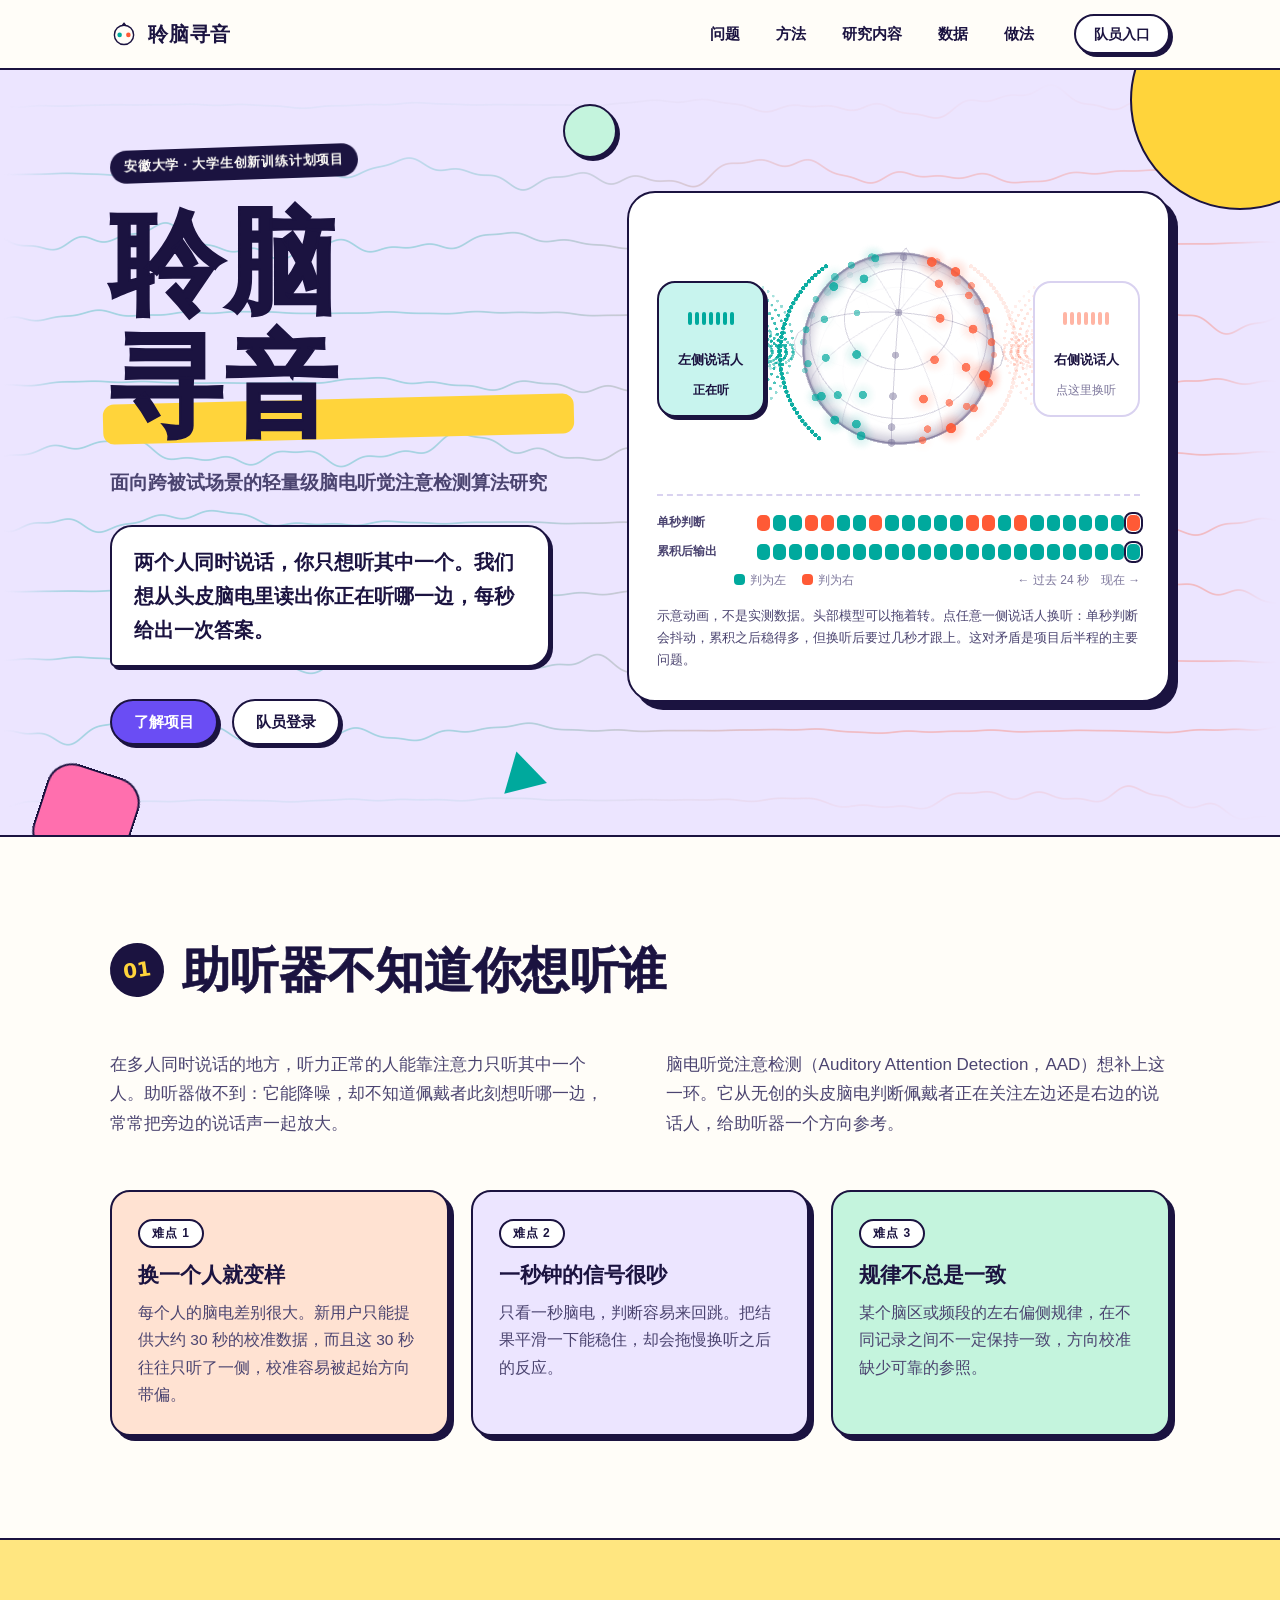
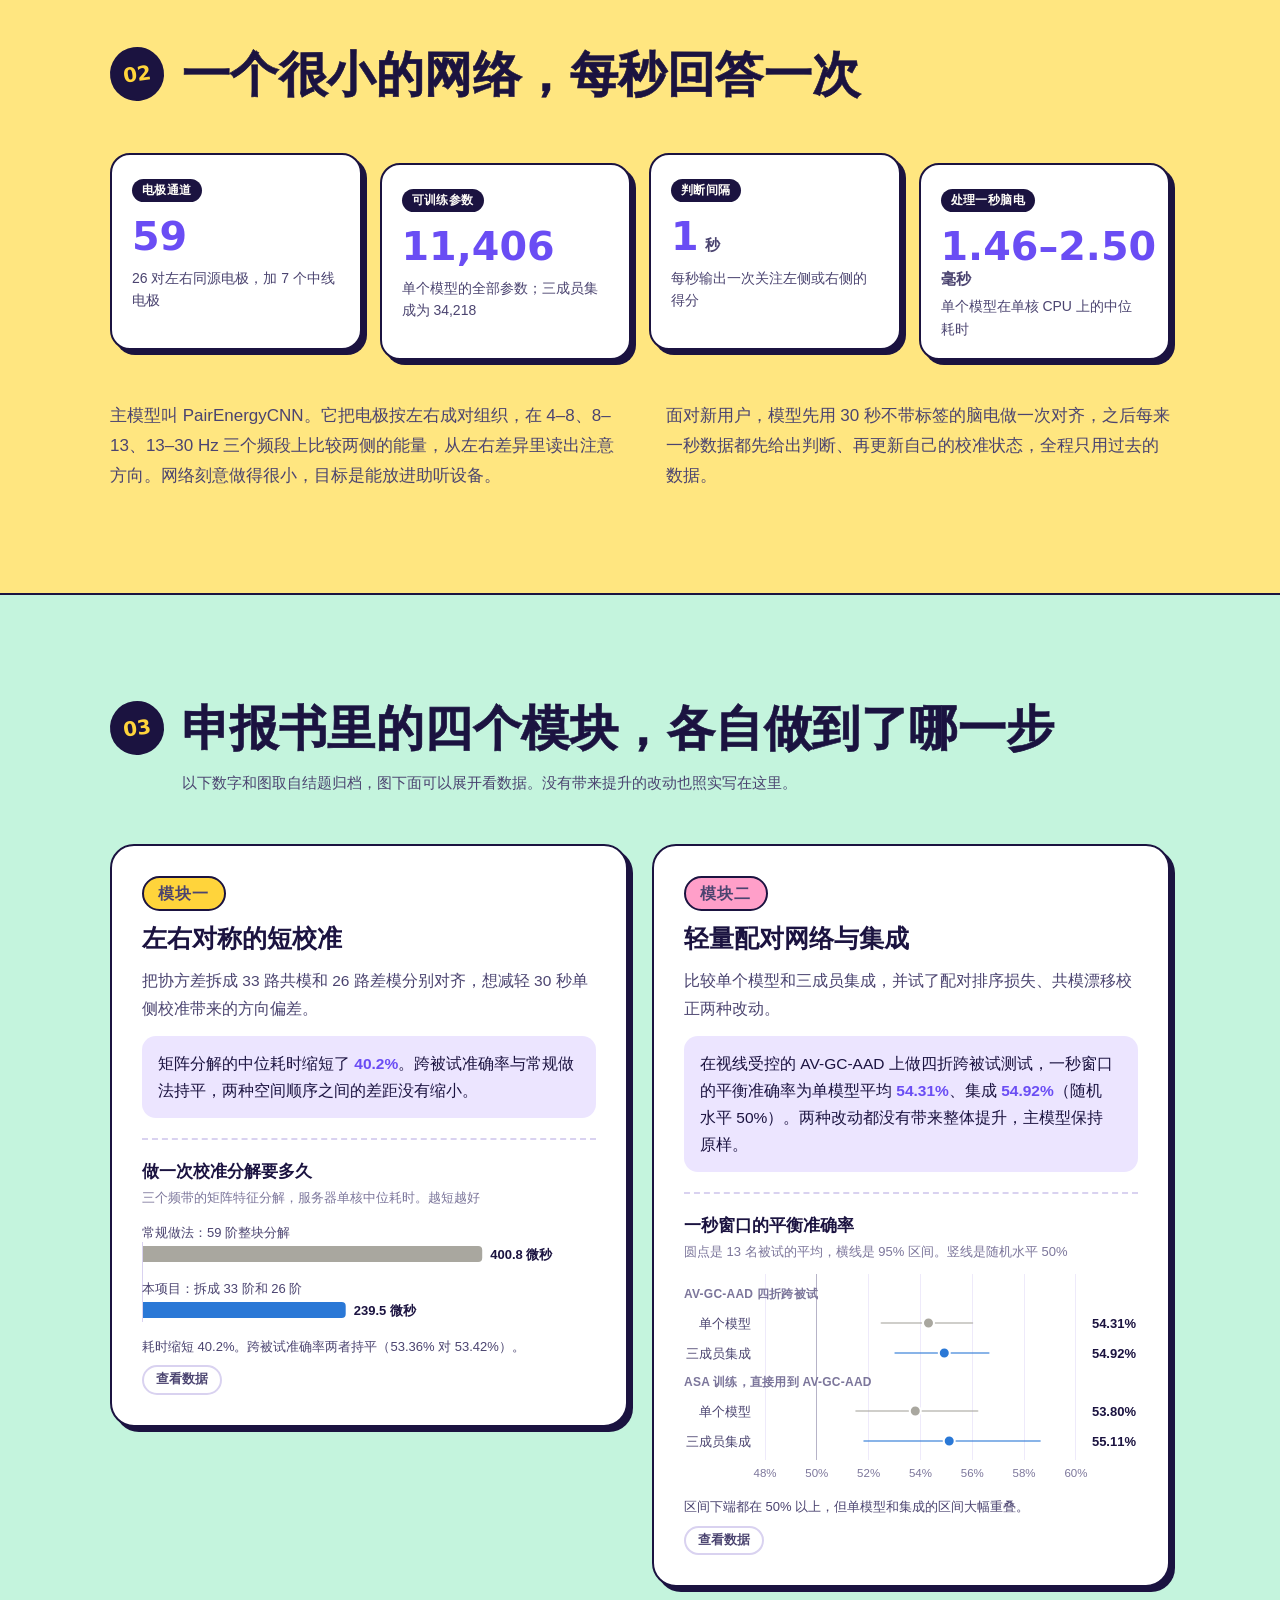
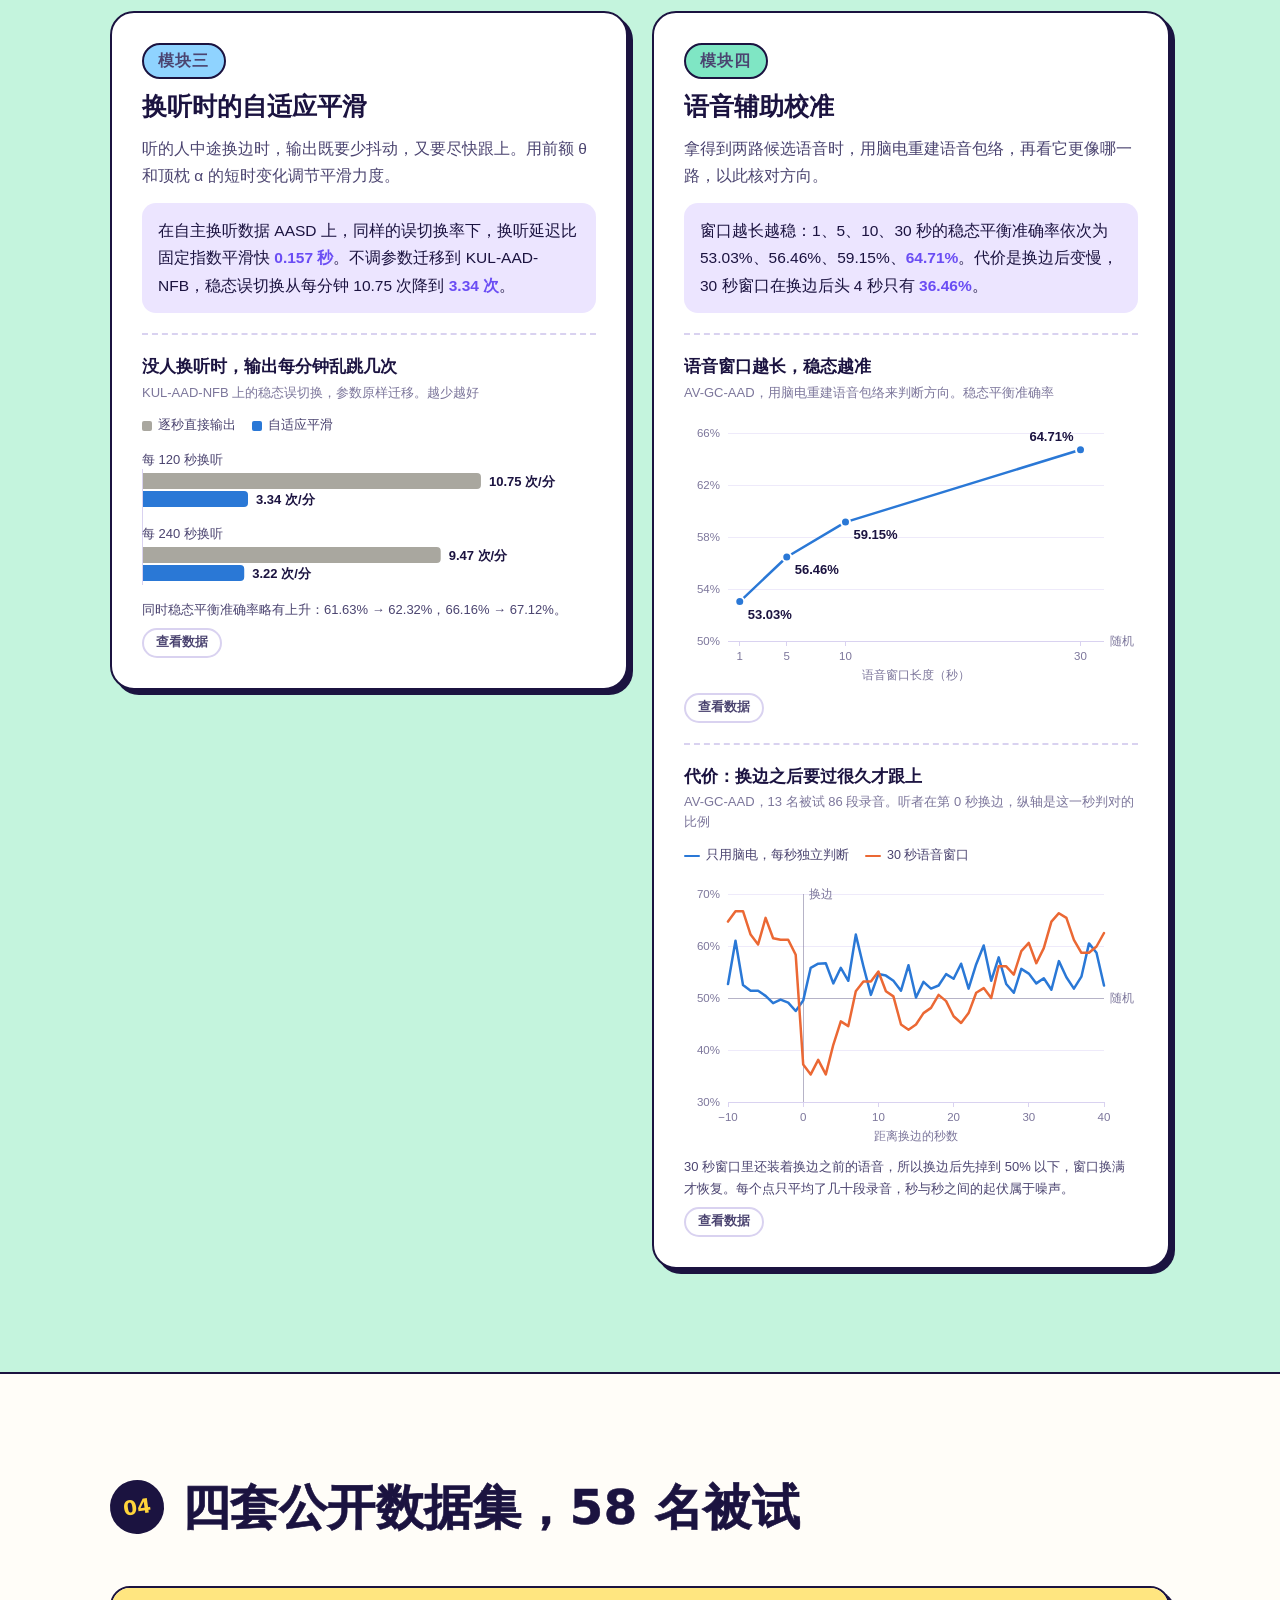
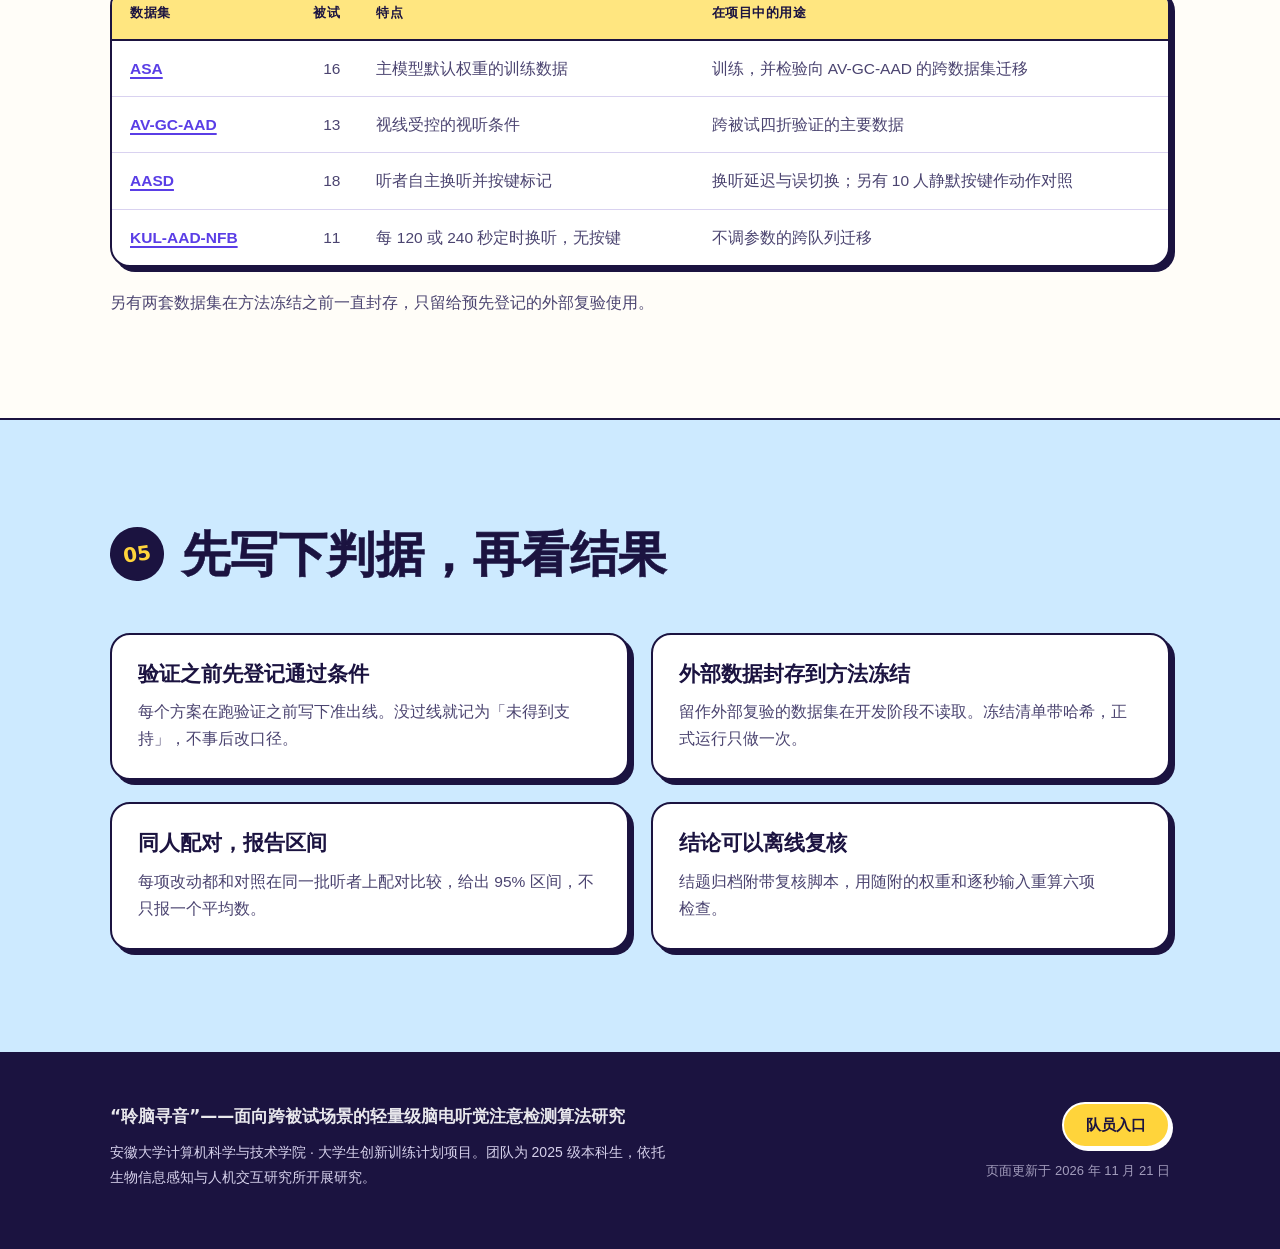
<file: index.html>
<!doctype html>
<html lang="zh-CN">
<head>
<meta charset="utf-8">
<meta name="viewport" content="width=device-width, initial-scale=1">
<title>聆脑寻音 · 轻量级脑电听觉注意检测</title>
<meta name="description" content="安徽大学大学生创新训练计划项目：从 59 通道头皮脑电里，每秒判断一次你正在听左边还是右边的说话人。">
<link rel="icon" href="assets/favicon.svg" type="image/svg+xml">
<link rel="stylesheet" href="assets/base.css?v=20261121232554">
<link rel="stylesheet" href="assets/charts.css?v=20261121232554">
<link rel="stylesheet" href="assets/public.css?v=20261121232554">
</head>
<body>
<a class="skip" href="#main">跳到正文</a>

<header class="top">
  <div class="wrap top-inner">
    <a class="brand" href="#top" aria-label="聆脑寻音 首页">
      <svg viewBox="0 0 32 32" aria-hidden="true"><circle cx="16" cy="17" r="11" fill="none" stroke="currentColor" stroke-width="1.6"/><path d="M14 6.4 16 3.6l2 2.8" fill="none" stroke="currentColor" stroke-width="1.6" stroke-linejoin="round"/><circle cx="11" cy="17" r="2.6" fill="var(--left)"/><circle cx="21" cy="17" r="2.6" fill="var(--right)"/></svg>
      聆脑寻音
    </a>
    <nav class="top-nav" aria-label="页内导航">
      <a href="#problem">问题</a>
      <a href="#method">方法</a>
      <a href="#work">研究内容</a>
      <a href="#data">数据</a>
      <a href="#practice">做法</a>
    </nav>
    <a class="btn ghost member-link" href="member/">队员入口</a>
  </div>
</header>

<main id="main">
  <div class="hero-band">
  <canvas class="hero-waves" data-waves="1.25" aria-hidden="true"></canvas>
  <span class="deco deco-1" aria-hidden="true"></span><span class="deco deco-2" aria-hidden="true"></span>
  <span class="deco deco-3" aria-hidden="true"></span><span class="deco deco-4" aria-hidden="true"></span>
  <section class="hero wrap" id="top">
    <div class="hero-copy">
      <p class="eyebrow">安徽大学 · 大学生创新训练计划项目</p>
      <h1>聆脑寻音</h1>
      <p class="hero-sub">面向跨被试场景的轻量级脑电听觉注意检测算法研究</p>
      <p class="hero-lead">两个人同时说话，你只想听其中一个。我们想从头皮脑电里读出你正在听哪一边，每秒给出一次答案。</p>
      <div class="hero-actions">
        <a class="btn" href="#problem">了解项目</a>
        <a class="btn ghost" href="member/">队员登录</a>
      </div>
    </div>

    <figure class="demo" id="demo" aria-labelledby="demo-caption">
      <div class="demo-stage">
        <button type="button" class="voice voice-left" data-side="-1" aria-pressed="true">
          <span class="voice-wave" aria-hidden="true"><i></i><i></i><i></i><i></i><i></i><i></i><i></i></span>
          <span class="voice-label">左侧说话人</span>
          <span class="voice-state">正在听</span>
        </button>
        <svg class="head" id="head" viewBox="-1.32 -1.38 2.64 2.72" role="img" aria-label="头顶视角的 59 个电极位置示意图"></svg>
        <button type="button" class="voice voice-right" data-side="1" aria-pressed="false">
          <span class="voice-wave" aria-hidden="true"><i></i><i></i><i></i><i></i><i></i><i></i><i></i></span>
          <span class="voice-label">右侧说话人</span>
          <span class="voice-state">点这里换听</span>
        </button>
      </div>
      <div class="ticker" aria-hidden="true">
        <div class="ticker-row"><span class="ticker-name">单秒判断</span><div class="ticker-cells" id="ticker-raw"></div></div>
        <div class="ticker-row"><span class="ticker-name">累积后输出</span><div class="ticker-cells" id="ticker-out"></div></div>
        <div class="ticker-legend"><span><i class="sw sw-left"></i>判为左</span><span><i class="sw sw-right"></i>判为右</span><span class="ticker-axis">← 过去 24 秒　现在 →</span></div>
      </div>
      <figcaption id="demo-caption">示意动画，不是实测数据。头部模型可以拖着转。点任意一侧说话人换听：单秒判断会抖动，累积之后稳得多，但换听后要过几秒才跟上。这对矛盾是项目后半程的主要问题。</figcaption>
    </figure>
  </section>
  </div>

  <section class="band" id="problem">
    <div class="wrap">
      <header class="sec-head">
        <p class="sec-no">01</p>
        <h2>助听器不知道你想听谁</h2>
      </header>
      <div class="prose-2col">
        <p>在多人同时说话的地方，听力正常的人能靠注意力只听其中一个人。助听器做不到：它能降噪，却不知道佩戴者此刻想听哪一边，常常把旁边的说话声一起放大。</p>
        <p>脑电听觉注意检测（Auditory Attention Detection，AAD）想补上这一环。它从无创的头皮脑电判断佩戴者正在关注左边还是右边的说话人，给助听器一个方向参考。</p>
      </div>
      <ol class="cards three" aria-label="三个难点">
        <li class="card">
          <h3>换一个人就变样</h3>
          <p>每个人的脑电差别很大。新用户只能提供大约 30 秒的校准数据，而且这 30 秒往往只听了一侧，校准容易被起始方向带偏。</p>
        </li>
        <li class="card">
          <h3>一秒钟的信号很吵</h3>
          <p>只看一秒脑电，判断容易来回跳。把结果平滑一下能稳住，却会拖慢换听之后的反应。</p>
        </li>
        <li class="card">
          <h3>规律不总是一致</h3>
          <p>某个脑区或频段的左右偏侧规律，在不同记录之间不一定保持一致，方向校准缺少可靠的参照。</p>
        </li>
      </ol>
    </div>
  </section>

  <section class="band" id="method">
    <div class="wrap">
      <header class="sec-head">
        <p class="sec-no">02</p>
        <h2>一个很小的网络，每秒回答一次</h2>
      </header>
      <dl class="stats">
        <div class="stat"><dt>电极通道</dt><dd class="num">59</dd><p>26 对左右同源电极，加 7 个中线电极</p></div>
        <div class="stat"><dt>可训练参数</dt><dd class="num">11,406</dd><p>单个模型的全部参数；三成员集成为 34,218</p></div>
        <div class="stat"><dt>判断间隔</dt><dd class="num">1<small>秒</small></dd><p>每秒输出一次关注左侧或右侧的得分</p></div>
        <div class="stat"><dt>处理一秒脑电</dt><dd class="num">1.46–2.50<small>毫秒</small></dd><p>单个模型在单核 CPU 上的中位耗时</p></div>
      </dl>
      <div class="prose-2col">
        <p>主模型叫 PairEnergyCNN。它把电极按左右成对组织，在 4–8、8–13、13–30 Hz 三个频段上比较两侧的能量，从左右差异里读出注意方向。网络刻意做得很小，目标是能放进助听设备。</p>
        <p>面对新用户，模型先用 30 秒不带标签的脑电做一次对齐，之后每来一秒数据都先给出判断、再更新自己的校准状态，全程只用过去的数据。</p>
      </div>
    </div>
  </section>

  <section class="band" id="work">
    <div class="wrap">
      <header class="sec-head">
        <p class="sec-no">03</p>
        <h2>申报书里的四个模块，各自做到了哪一步</h2>
        <p class="sec-note">以下数字和图取自结题归档，图下面可以展开看数据。没有带来提升的改动也照实写在这里。</p>
      </header>
      <ol class="modules">
        <li class="module">
          <p class="module-no">模块一</p>
          <h3>左右对称的短校准</h3>
          <p>把协方差拆成 33 路共模和 26 路差模分别对齐，想减轻 30 秒单侧校准带来的方向偏差。</p>
          <p class="module-result">矩阵分解的中位耗时缩短了 <b class="num">40.2%</b>。跨被试准确率与常规做法持平，两种空间顺序之间的差距没有缩小。</p>
          <div class="module-chart" data-chart="m1"></div>
        </li>
        <li class="module">
          <p class="module-no">模块二</p>
          <h3>轻量配对网络与集成</h3>
          <p>比较单个模型和三成员集成，并试了配对排序损失、共模漂移校正两种改动。</p>
          <p class="module-result">在视线受控的 AV-GC-AAD 上做四折跨被试测试，一秒窗口的平衡准确率为单模型平均 <b class="num">54.31%</b>、集成 <b class="num">54.92%</b>（随机水平 50%）。两种改动都没有带来整体提升，主模型保持原样。</p>
          <div class="module-chart" data-chart="m2"></div>
        </li>
        <li class="module">
          <p class="module-no">模块三</p>
          <h3>换听时的自适应平滑</h3>
          <p>听的人中途换边时，输出既要少抖动，又要尽快跟上。用前额 θ 和顶枕 α 的短时变化调节平滑力度。</p>
          <p class="module-result">在自主换听数据 AASD 上，同样的误切换率下，换听延迟比固定指数平滑快 <b class="num">0.157 秒</b>。不调参数迁移到 KUL-AAD-NFB，稳态误切换从每分钟 10.75 次降到 <b class="num">3.34 次</b>。</p>
          <div class="module-chart" data-chart="m3"></div>
        </li>
        <li class="module">
          <p class="module-no">模块四</p>
          <h3>语音辅助校准</h3>
          <p>拿得到两路候选语音时，用脑电重建语音包络，再看它更像哪一路，以此核对方向。</p>
          <p class="module-result">窗口越长越稳：1、5、10、30 秒的稳态平衡准确率依次为 53.03%、56.46%、59.15%、<b class="num">64.71%</b>。代价是换边后变慢，30 秒窗口在换边后头 4 秒只有 <b class="num">36.46%</b>。</p>
          <div class="module-chart" data-chart="m4a"></div>
          <div class="module-chart" data-chart="m4b"></div>
        </li>
      </ol>
    </div>
  </section>

  <section class="band" id="data">
    <div class="wrap">
      <header class="sec-head">
        <p class="sec-no">04</p>
        <h2>四套公开数据集，58 名被试</h2>
      </header>
      <div class="table-scroll">
        <table class="datasets">
          <thead><tr><th scope="col">数据集</th><th scope="col" class="r">被试</th><th scope="col">特点</th><th scope="col">在项目中的用途</th></tr></thead>
          <tbody>
            <tr><th scope="row"><a href="https://zenodo.org/records/11541114" target="_blank" rel="noopener noreferrer">ASA</a></th><td class="r num">16</td><td>主模型默认权重的训练数据</td><td>训练，并检验向 AV-GC-AAD 的跨数据集迁移</td></tr>
            <tr><th scope="row"><a href="https://zenodo.org/records/11058711" target="_blank" rel="noopener noreferrer">AV-GC-AAD</a></th><td class="r num">13</td><td>视线受控的视听条件</td><td>跨被试四折验证的主要数据</td></tr>
            <tr><th scope="row"><a href="https://zenodo.org/records/17413336" target="_blank" rel="noopener noreferrer">AASD</a></th><td class="r num">18</td><td>听者自主换听并按键标记</td><td>换听延迟与误切换；另有 10 人静默按键作动作对照</td></tr>
            <tr><th scope="row"><a href="https://zenodo.org/records/20442638" target="_blank" rel="noopener noreferrer">KUL-AAD-NFB</a></th><td class="r num">11</td><td>每 120 或 240 秒定时换听，无按键</td><td>不调参数的跨队列迁移</td></tr>
          </tbody>
        </table>
      </div>
      <p class="after-table">另有两套数据集在方法冻结之前一直封存，只留给预先登记的外部复验使用。</p>
    </div>
  </section>

  <section class="band" id="practice">
    <div class="wrap">
      <header class="sec-head">
        <p class="sec-no">05</p>
        <h2>先写下判据，再看结果</h2>
      </header>
      <ul class="cards two">
        <li class="card">
          <h3>验证之前先登记通过条件</h3>
          <p>每个方案在跑验证之前写下准出线。没过线就记为「未得到支持」，不事后改口径。</p>
        </li>
        <li class="card">
          <h3>外部数据封存到方法冻结</h3>
          <p>留作外部复验的数据集在开发阶段不读取。冻结清单带哈希，正式运行只做一次。</p>
        </li>
        <li class="card">
          <h3>同人配对，报告区间</h3>
          <p>每项改动都和对照在同一批听者上配对比较，给出 95% 区间，不只报一个平均数。</p>
        </li>
        <li class="card">
          <h3>结论可以离线复核</h3>
          <p>结题归档附带复核脚本，用随附的权重和逐秒输入重算六项检查。</p>
        </li>
      </ul>
    </div>
  </section>
</main>

<footer class="foot">
  <div class="wrap foot-inner">
    <div>
      <p class="foot-title">“聆脑寻音”——面向跨被试场景的轻量级脑电听觉注意检测算法研究</p>
      <p>安徽大学计算机科学与技术学院 · 大学生创新训练计划项目。团队为 2025 级本科生，依托生物信息感知与人机交互研究所开展研究。</p>
    </div>
    <div class="foot-side">
      <a class="btn ghost" href="member/">队员入口</a>
      <p class="foot-built">页面更新于 2026 年 11 月 21 日</p>
    </div>
  </div>
</footer>

<script type="application/json" id="chart-data">{"m1": {"kind": "bars", "title": "做一次校准分解要多久", "subtitle": "三个频带的矩阵特征分解，服务器单核中位耗时。越短越好", "unit": "微秒", "digits": 1, "max": 450, "rows": [{"label": "常规做法：59 阶整块分解", "value": 400.8, "muted": true}, {"label": "本项目：拆成 33 阶和 26 阶", "value": 239.5}], "note": "耗时缩短 40.2%。跨被试准确率两者持平（53.36% 对 53.42%）。"}, "m2": {"kind": "interval", "title": "一秒窗口的平衡准确率", "subtitle": "圆点是 13 名被试的平均，横线是 95% 区间。竖线是随机水平 50%", "unit": "%", "digits": 2, "min": 48, "max": 60, "ticks": [48, 50, 52, 54, 56, 58, 60], "reference": {"value": 50, "label": "随机"}, "rows": [{"group": "AV-GC-AAD 四折跨被试", "label": "单个模型", "value": 54.31, "low": 52.5, "high": 56.0, "muted": true}, {"group": "AV-GC-AAD 四折跨被试", "label": "三成员集成", "value": 54.92, "low": 53.03, "high": 56.63, "muted": false}, {"group": "ASA 训练，直接用到 AV-GC-AAD", "label": "单个模型", "value": 53.8, "low": 51.52, "high": 56.2, "muted": true}, {"group": "ASA 训练，直接用到 AV-GC-AAD", "label": "三成员集成", "value": 55.11, "low": 51.83, "high": 58.61, "muted": false}], "note": "区间下端都在 50% 以上，但单模型和集成的区间大幅重叠。"}, "m3": {"kind": "bars", "title": "没人换听时，输出每分钟乱跳几次", "subtitle": "KUL-AAD-NFB 上的稳态误切换，参数原样迁移。越少越好", "unit": "次/分", "digits": 2, "max": 12, "series": [{"name": "逐秒直接输出", "muted": true}, {"name": "自适应平滑", "slot": 1}], "groups": [{"label": "每 120 秒换听", "values": [10.75, 3.34]}, {"label": "每 240 秒换听", "values": [9.47, 3.22]}], "note": "同时稳态平衡准确率略有上升：61.63% → 62.32%，66.16% → 67.12%。"}, "m4a": {"kind": "line", "title": "语音窗口越长，稳态越准", "subtitle": "AV-GC-AAD，用脑电重建语音包络来判断方向。稳态平衡准确率", "x": {"label": "语音窗口长度（秒）", "tip": "{x} 秒窗口", "values": [1, 5, 10, 30], "ticks": [1, 5, 10, 30], "min": 0, "max": 32}, "y": {"unit": "%", "min": 50, "max": 66, "ticks": [50, 54, 58, 62, 66], "digits": 2}, "reference": {"value": 50, "label": "随机"}, "series": [{"name": "稳态平衡准确率", "values": [53.03, 56.46, 59.15, 64.71], "markers": true}], "labels": "all"}, "m4b": {"kind": "line", "title": "代价：换边之后要过很久才跟上", "subtitle": "AV-GC-AAD，13 名被试 86 段录音。听者在第 0 秒换边，纵轴是这一秒判对的比例", "x": {"label": "距离换边的秒数", "values": [-10, -9, -8, -7, -6, -5, -4, -3, -2, -1, 0, 1, 2, 3, 4, 5, 6, 7, 8, 9, 10, 11, 12, 13, 14, 15, 16, 17, 18, 19, 20, 21, 22, 23, 24, 25, 26, 27, 28, 29, 30, 31, 32, 33, 34, 35, 36, 37, 38, 39, 40], "ticks": [-10, 0, 10, 20, 30, 40], "min": -10, "max": 40}, "y": {"unit": "%", "min": 30, "max": 70, "ticks": [30, 40, 50, 60, 70], "digits": 1}, "reference": {"value": 50, "label": "随机"}, "marker": {"x": 0, "label": "换边"}, "series": [{"name": "只用脑电，每秒独立判断", "values": [52.7, 61.0, 52.5, 51.4, 51.4, 50.4, 49.0, 49.7, 49.1, 47.5, 49.5, 55.8, 56.6, 56.7, 52.8, 55.8, 53.3, 62.2, 56.1, 50.6, 54.6, 54.3, 53.3, 51.4, 56.3, 50.1, 53.1, 51.8, 52.4, 54.6, 53.7, 56.6, 51.8, 56.5, 60.1, 53.3, 57.8, 52.7, 51.0, 55.6, 54.7, 52.8, 53.8, 51.6, 57.1, 54.0, 51.8, 54.1, 60.5, 58.7, 52.4]}, {"name": "30 秒语音窗口", "values": [64.7, 66.7, 66.7, 62.2, 60.3, 65.4, 61.5, 61.2, 61.2, 58.3, 37.2, 35.3, 38.1, 35.3, 41.0, 45.5, 44.6, 51.3, 53.2, 53.2, 55.1, 51.3, 50.3, 44.9, 43.9, 44.9, 47.1, 48.1, 50.6, 49.4, 46.5, 45.2, 47.1, 51.0, 51.9, 50.0, 56.1, 56.1, 54.5, 59.0, 60.6, 56.7, 59.6, 64.7, 66.3, 65.4, 61.2, 58.7, 58.7, 59.9, 62.5]}], "note": "30 秒窗口里还装着换边之前的语音，所以换边后先掉到 50% 以下，窗口换满才恢复。每个点只平均了几十段录音，秒与秒之间的起伏属于噪声。"}}</script>
<script src="assets/charts.js?v=20261121232554" defer></script>
<script src="assets/gl.js?v=20261121232554" defer></script>
<script src="assets/public.js?v=20261121232554" defer></script>
</body>
</html>
</file>
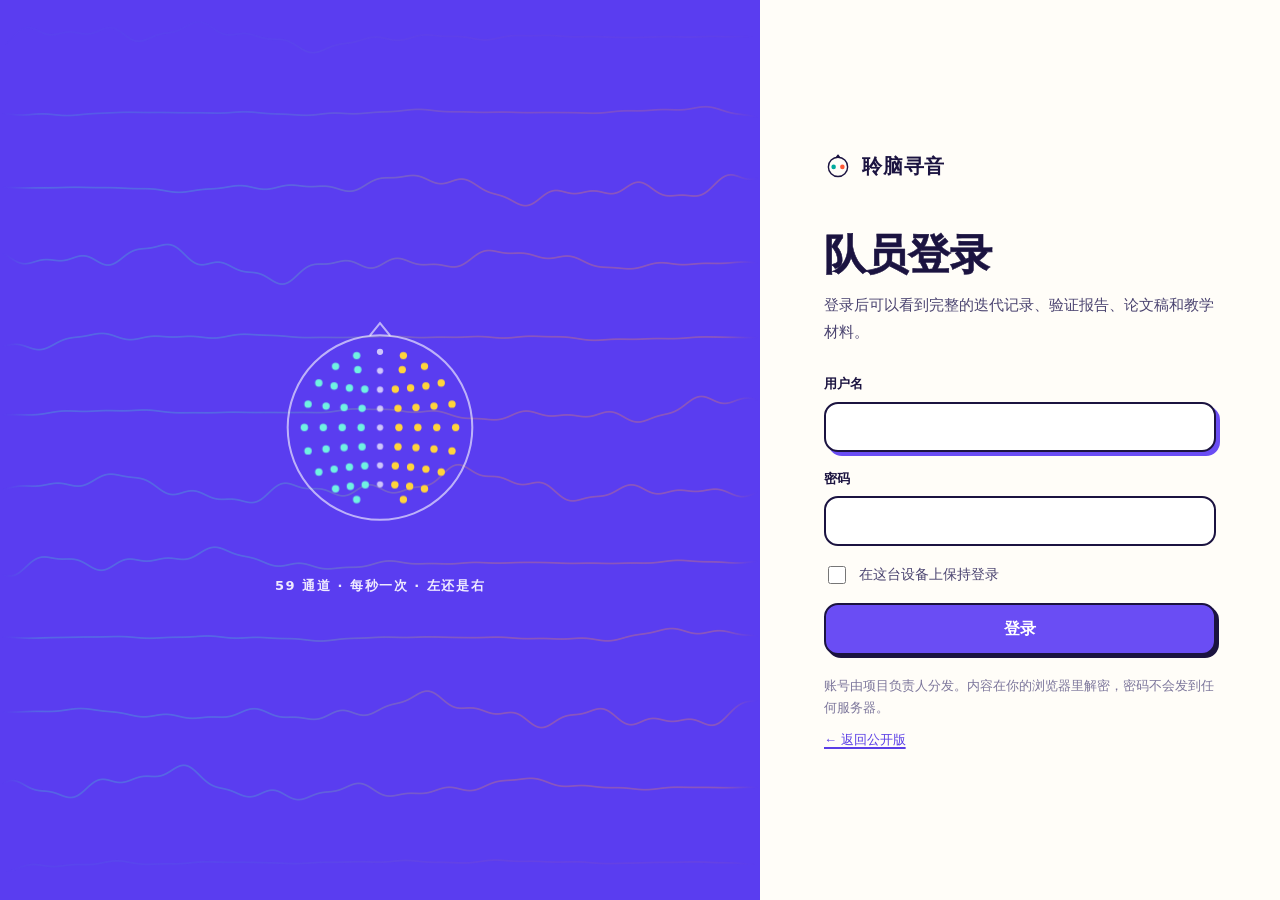
<file: member/index.html>
<!doctype html>
<html lang="zh-CN" data-build="20261121232554">
<head>
<meta charset="utf-8">
<meta name="viewport" content="width=device-width, initial-scale=1">
<meta name="robots" content="noindex, nofollow">
<title>聆脑寻音 · 队员版</title>
<link rel="icon" href="../assets/favicon.svg" type="image/svg+xml">
<link rel="stylesheet" href="../assets/base.css?v=20261121232554">
<link rel="stylesheet" href="../assets/charts.css?v=20261121232554">
<link rel="stylesheet" href="../assets/member.css?v=20261121232554">
</head>
<body class="member booting">

<!-- 登录 -->
<div class="login" id="login" hidden>
  <div class="login-art" aria-hidden="true">
    <canvas class="login-waves" data-waves="1.1" data-on-dark></canvas>
    <svg viewBox="-1.3 -1.36 2.6 2.66" id="login-head"></svg>
    <p>59 通道 · 每秒一次 · 左还是右</p>
  </div>
  <main class="login-panel">
    <a class="brand" href="../">
      <svg viewBox="0 0 32 32" aria-hidden="true"><circle cx="16" cy="17" r="11" fill="none" stroke="currentColor" stroke-width="1.6"/><path d="M14 6.4 16 3.6l2 2.8" fill="none" stroke="currentColor" stroke-width="1.6" stroke-linejoin="round"/><circle cx="11" cy="17" r="2.6" fill="var(--left)"/><circle cx="21" cy="17" r="2.6" fill="var(--right)"/></svg>
      聆脑寻音
    </a>
    <h1>队员登录</h1>
    <p class="login-intro">登录后可以看到完整的迭代记录、验证报告、论文稿和教学材料。</p>
    <form id="login-form" novalidate>
      <label class="field">
        <span>用户名</span>
        <input id="login-user" name="username" type="text" autocomplete="username" autocapitalize="none" spellcheck="false" required>
      </label>
      <label class="field">
        <span>密码</span>
        <input id="login-pass" name="password" type="password" autocomplete="current-password" required>
      </label>
      <label class="check">
        <input id="login-remember" type="checkbox">
        <span>在这台设备上保持登录</span>
      </label>
      <p class="login-error" id="login-error" role="alert" hidden></p>
      <button class="btn" id="login-submit" type="submit">登录</button>
    </form>
    <p class="login-foot">账号由项目负责人分发。内容在你的浏览器里解密，密码不会发到任何服务器。</p>
    <p class="login-foot"><a href="../">← 返回公开版</a></p>
  </main>
</div>

<!-- 登录后的工作台 -->
<div class="app" id="app" hidden>
  <header class="bar">
    <button class="icon-btn menu-btn" id="menu-btn" type="button" aria-label="打开目录" aria-expanded="false" aria-controls="side">
      <svg viewBox="0 0 20 20" aria-hidden="true"><path d="M3 5h14M3 10h14M3 15h14" stroke="currentColor" stroke-width="1.6" stroke-linecap="round"/></svg>
    </button>
    <a class="brand" href="#/">
      <svg viewBox="0 0 32 32" aria-hidden="true"><circle cx="16" cy="17" r="11" fill="none" stroke="currentColor" stroke-width="1.6"/><path d="M14 6.4 16 3.6l2 2.8" fill="none" stroke="currentColor" stroke-width="1.6" stroke-linejoin="round"/><circle cx="11" cy="17" r="2.6" fill="var(--left)"/><circle cx="21" cy="17" r="2.6" fill="var(--right)"/></svg>
      聆脑寻音<span class="brand-tag">队员版</span>
    </a>
    <form class="search" id="search-form" role="search">
      <svg viewBox="0 0 20 20" aria-hidden="true"><circle cx="9" cy="9" r="5.5" fill="none" stroke="currentColor" stroke-width="1.6"/><path d="m13.2 13.2 3.6 3.6" stroke="currentColor" stroke-width="1.6" stroke-linecap="round"/></svg>
      <input id="search-input" type="search" placeholder="搜索全部文档" aria-label="搜索全部文档" autocomplete="off">
      <kbd>/</kbd>
    </form>
    <div class="bar-user">
      <a class="bar-link" href="../">公开版</a>
      <span class="user-name" id="user-name"></span>
      <button class="btn ghost small" id="logout-btn" type="button">退出</button>
    </div>
  </header>
  <div class="shell">
    <nav class="side" id="side" aria-label="资料目录"></nav>
    <div class="scrim" id="scrim" hidden></div>
    <main class="view" id="view" tabindex="-1"></main>
  </div>
</div>

<div class="toast" id="toast" role="status" aria-live="polite" hidden></div>
<noscript><p style="padding:40px;text-align:center">队员版需要启用 JavaScript 才能在浏览器里解密内容。</p></noscript>
<script src="../assets/gl.js?v=20261121232554" defer></script>
<script src="../assets/charts.js?v=20261121232554" defer></script>
<script src="../assets/member.js?v=20261121232554" defer></script>
</body>
</html>
</file>
<file: assets/base.css>
/* 聆脑寻音 · 两版共用的设计变量与基础排版
   风格：明亮活泼。白底、高饱和色块、粗描边加硬投影的圆角卡片、粗体大字。 */
:root {
  --bg: #fffdf8;
  --surface: #ffffff;
  --raised: #ffffff;
  --ink: #1b1340;
  --ink-2: #4b4470;
  --ink-3: #7c769b;
  --line: #d9d2f0;
  --line-soft: #eeeafa;
  --edge: #1b1340;          /* 卡片和按钮的粗描边 */
  --shade: #1b1340;         /* 硬投影 */

  --left: #00a99d;
  --left-soft: #c8f4ee;
  --right: #ff5a36;
  --right-soft: #ffdfd4;

  --grape: #6a4df4;         /* 主按钮和强调 */
  --on-grape: #ffffff;
  --sun: #ffd43b;           /* 贴纸、高亮 */
  --on-sun: #1b1340;
  --pink: #ff6fae;
  --mark: #ffd43b;          /* 大标题背后的荧光笔 */

  --blk-lilac: #ece5ff;
  --blk-sun: #ffe680;
  --blk-mint: #c4f4dd;
  --blk-sky: #cdeaff;
  --blk-pink: #ffd8e8;
  --blk-peach: #ffe2d2;
  --foot-bg: #1b1340;
  --foot-ink: #ece7ff;

  --link: #5a3ee6;
  --focus: #6a4df4;
  --shadow: 5px 5px 0 var(--shade);
  --shadow-sm: 3px 3px 0 var(--shade);
  --shadow-float: 0 12px 32px rgba(27, 19, 64, .18);

  --display: ui-rounded, "SF Pro Rounded", "PingFang SC", "HarmonyOS Sans SC", "MiSans", "Source Han Sans SC",
    "Noto Sans CJK SC", "Microsoft YaHei UI", "Microsoft YaHei", system-ui, sans-serif;
  --sans: -apple-system, BlinkMacSystemFont, "PingFang SC", "HarmonyOS Sans SC", "Microsoft YaHei UI",
    "Microsoft YaHei", "Noto Sans CJK SC", "Segoe UI", sans-serif;
  --mono: "SF Mono", ui-monospace, "JetBrains Mono", Menlo, Consolas, "PingFang SC", monospace;

  --radius: 20px;
  --radius-sm: 14px;
  --gutter: clamp(16px, 4vw, 40px);
  color-scheme: light dark;
}

@media (prefers-color-scheme: dark) {
  :root {
    --bg: #130e2b;
    --surface: #1d1740;
    --raised: #251e4e;
    --ink: #f6f3ff;
    --ink-2: #cbc5e8;
    --ink-3: #958ebb;
    --line: #3b3269;
    --line-soft: #2b2452;
    --edge: #a99cf5;
    --shade: #05030f;

    --left: #2fd6c8;
    --left-soft: #114048;
    --right: #ff8a66;
    --right-soft: #4c2433;

    --grape: #a594ff;
    --on-grape: #150f30;
    --pink: #ff8cc0;
    --mark: #5a3df0;

    --blk-lilac: #221a4d;
    --blk-sun: #3a3112;
    --blk-mint: #113a30;
    --blk-sky: #13304b;
    --blk-pink: #46203a;
    --blk-peach: #47281d;
    --foot-bg: #0b0720;

    --link: #b3a6ff;
    --focus: #a594ff;
    --shadow-float: 0 12px 32px rgba(0, 0, 0, .5);
  }
}

*, *::before, *::after { box-sizing: border-box; }

html { -webkit-text-size-adjust: 100%; scroll-behavior: smooth; }

body {
  margin: 0;
  background: var(--bg);
  color: var(--ink);
  font-family: var(--sans);
  font-size: 16px;
  line-height: 1.75;
  -webkit-font-smoothing: antialiased;
  text-rendering: optimizeLegibility;
}

h1, h2, h3, h4 { line-height: 1.3; margin: 0; text-wrap: balance; }
p { margin: 0; text-wrap: pretty; }
a { color: var(--link); text-underline-offset: 3px; text-decoration-thickness: 2px; }
a:hover { text-decoration-thickness: 3px; }
button, input { font: inherit; color: inherit; }
img, svg { max-width: 100%; }
code, kbd, pre { font-family: var(--mono); }

:focus-visible { outline: 3px solid var(--focus); outline-offset: 3px; border-radius: 6px; }

.num { font-variant-numeric: tabular-nums; }

.visually-hidden {
  position: absolute; width: 1px; height: 1px; margin: -1px; padding: 0;
  overflow: hidden; clip: rect(0 0 0 0); white-space: nowrap; border: 0;
}

.brand {
  display: inline-flex; align-items: center; gap: 10px;
  color: var(--ink); text-decoration: none; font-family: var(--display);
  font-weight: 800; font-size: 20px; letter-spacing: .04em;
}
.brand svg { width: 28px; height: 28px; flex: none; }

.btn {
  display: inline-flex; align-items: center; justify-content: center; gap: 8px;
  min-height: 46px; padding: 0 22px; border-radius: 999px;
  border: 2px solid var(--edge); background: var(--grape); color: var(--on-grape);
  font-weight: 700; font-size: 15px; text-decoration: none; cursor: pointer;
  box-shadow: var(--shadow-sm);
  transition: transform .12s ease, box-shadow .12s ease, background .15s ease;
}
.btn:hover { transform: translate(-2px, -2px); box-shadow: 5px 5px 0 var(--shade); }
.btn:active { transform: translate(2px, 2px); box-shadow: 0 0 0 var(--shade); }
.btn.ghost { background: var(--surface); color: var(--ink); }
.btn.ghost:hover { background: var(--sun); color: var(--on-sun); }
.btn[disabled] { opacity: .6; cursor: progress; transform: none; }

@media (prefers-reduced-motion: reduce) {
  html { scroll-behavior: auto; }
  *, *::before, *::after { animation-duration: .001ms !important; transition-duration: .001ms !important; }
}
</file>
<file: assets/charts.css>
/* 统计图的样式。配色与左右两侧的青、橙分开，另用一组系列色；深色模式有自己的一组值。 */
:root {
  --c1: #2a78d6;
  --c2: #eb6834;
  --c3: #1baf7a;
  --c4: #eda100;
  --c5: #e87ba4;
  --c-muted: #a9a79f;
  --c-strong: #52555c;
  --chart-surface: var(--raised);
}
@media (prefers-color-scheme: dark) {
  :root {
    --c1: #3987e5;
    --c2: #d95926;
    --c3: #199e70;
    --c4: #c98500;
    --c5: #d55181;
    --c-muted: #5f646d;
    --c-strong: #c3c5ca;
  }
}

.chart { margin: 0; min-width: 0; font-family: var(--sans); }
.chart-head { margin-bottom: 12px; }
.chart-title { margin: 0; font-family: var(--display); font-size: 17px; font-weight: 800; line-height: 1.4; color: var(--ink); letter-spacing: 0; }
.chart .chart-sub { margin: 4px 0 0; font-size: 13px; line-height: 1.55; color: var(--ink-3); }

.chart-legend { list-style: none; display: flex; flex-wrap: wrap; gap: 4px 16px; margin: 0 0 10px; padding: 0; font-size: 12.5px; color: var(--ink-2); }
.chart-legend li { display: inline-flex; align-items: center; gap: 6px; margin: 0; }
.key { display: inline-block; flex: none; background: var(--k); }
.key-line { width: 16px; height: 2px; border-radius: 1px; }
.key-rect { width: 10px; height: 10px; border-radius: 2px; }
.key-dot { width: 9px; height: 9px; border-radius: 50%; }

.chart-plot { position: relative; }
.chart-plot svg { display: block; max-width: 100%; overflow: visible; outline: none; }
.chart-plot svg:focus-visible { outline: 2px solid var(--focus); outline-offset: 4px; border-radius: 4px; }
.chart text { font-family: var(--sans); }
.chart .tick { font-size: 11.5px; fill: var(--ink-3); font-variant-numeric: tabular-nums; }
.chart .axis-label { font-size: 12px; }
.chart .ref-label { fill: var(--ink-3); }
.chart .label { font-size: 13px; fill: var(--ink-2); }
.chart .group { font-size: 12px; fill: var(--ink-3); font-weight: 600; letter-spacing: .02em; }
.chart .value { font-size: 13px; font-weight: 600; fill: var(--ink); font-variant-numeric: tabular-nums; }
.chart .end-label { font-size: 12px; font-weight: 600; fill: var(--ink-2); }
.chart .point-label { font-size: 12px; fill: var(--ink-2); paint-order: stroke; stroke: var(--chart-surface); stroke-width: 3px; stroke-linejoin: round; }
.chart .point-label.strong { font-weight: 600; fill: var(--ink); }

.chart .grid { stroke: var(--line-soft); stroke-width: 1; shape-rendering: crispEdges; }
.chart .axis { stroke: var(--line); stroke-width: 1; shape-rendering: crispEdges; }
.chart .ref { stroke: var(--ink-3); stroke-width: 1; opacity: .55; shape-rendering: crispEdges; }
.chart .cross { stroke: var(--ink-3); stroke-width: 1; shape-rendering: crispEdges; pointer-events: none; }
.chart .series { fill: none; stroke-width: 2; stroke-linejoin: round; stroke-linecap: round; }
.chart .dot { stroke: var(--chart-surface); stroke-width: 2; }
.chart .dot.on { stroke: var(--ink); }
.chart .ci { stroke-width: 2; stroke-linecap: round; opacity: .55; }
.chart .mark.on .ci { opacity: 1; }
.chart .bar.on { opacity: .8; }
.chart .frontier { fill: none; stroke: var(--c-strong); stroke-width: 1.5; opacity: .5; stroke-linejoin: round; }
.chart .hit { fill: transparent; }

.chart-tip { position: absolute; left: 0; top: 0; z-index: 3; pointer-events: none; min-width: 120px; max-width: 260px; padding: 8px 10px;
  background: var(--raised); color: var(--ink); border: 1px solid var(--line); border-radius: 8px; box-shadow: var(--shadow); font-size: 12.5px; line-height: 1.5; }
.chart-tip p { margin: 0; color: inherit; font-size: inherit; }
.chart-tip .tip-head { margin-bottom: 3px; color: var(--ink-3); font-size: 12px; }
.chart-tip .tip-row { display: flex; align-items: center; gap: 7px; white-space: nowrap; }
.chart-tip .tip-row b { font-weight: 650; font-variant-numeric: tabular-nums; }
.chart-tip .tip-row span:last-child { color: var(--ink-2); }

.chart .chart-note { margin: 10px 0 0; font-size: 13px; line-height: 1.65; color: var(--ink-2); }

.chart-data { margin-top: 8px; font-size: 12.5px; }
.chart-data summary { display: inline-block; cursor: pointer; color: var(--ink-3); list-style: none; padding: 2px 0; border-bottom: 1px dotted var(--ink-3); }
.chart-data summary::-webkit-details-marker { display: none; }
.chart-data summary:hover { color: var(--ink); }
.chart-data[open] summary { margin-bottom: 8px; }
.chart-table { max-height: 260px; overflow: auto; border: 1px solid var(--line-soft); border-radius: 8px; background: var(--raised); }
.chart-table table { width: 100%; margin: 0; border-collapse: collapse; font-size: 12.5px; font-variant-numeric: tabular-nums; display: table; }
.chart-table th, .chart-table td { padding: 5px 10px; text-align: left; border: 0; border-bottom: 1px solid var(--line-soft); white-space: nowrap; background: none; }
.chart-table thead th { position: sticky; top: 0; background: var(--surface); color: var(--ink-3); font-weight: 600; }
.chart-table tbody th { font-weight: 500; color: var(--ink-2); }
.chart-table .r { text-align: right; }
.chart-table tbody tr:last-child > * { border-bottom: 0; }

@media (prefers-reduced-motion: no-preference) {
  .chart .dot, .chart .bar, .chart .ci { transition: opacity .12s; }

  /* 入场：进屏幕之前先藏起来，进来后折线画出、条形长出、圆点和数字淡入 */
  .chart .series { stroke-dasharray: 1; stroke-dashoffset: 0; }
  .chart .bar { transform-box: fill-box; transform-origin: left center; }
  .chart:not(.seen) .series { stroke-dashoffset: 1; }
  .chart:not(.seen) .bar { transform: scaleX(0); }
  .chart:not(.seen) .dot, .chart:not(.seen) .ci, .chart:not(.seen) .value, .chart:not(.seen) .end-label,
  .chart:not(.seen) .point-label, .chart:not(.seen) .frontier { opacity: 0; }
  .chart.entering .series { transition: stroke-dashoffset 1.7s cubic-bezier(.35, .6, .2, 1); }
  .chart.entering .bar { transition: transform 1s cubic-bezier(.2, .7, .2, 1); }
  .chart.entering .dot, .chart.entering .ci, .chart.entering .frontier { transition: opacity .6s ease .35s; }
  .chart.entering .value, .chart.entering .end-label, .chart.entering .point-label { transition: opacity .6s ease .8s; }
}

/* 外观：明亮活泼 */
.chart-tip { border: 2px solid var(--edge); border-radius: 12px; box-shadow: var(--shadow-sm); }
.chart-table { border: 2px solid var(--edge); border-radius: 12px; }
.chart-table thead th { background: var(--blk-sun); color: var(--ink); font-weight: 800; }
.chart-data summary { border-bottom: 0; padding: 2px 12px; border: 2px solid var(--line); border-radius: 999px; font-weight: 600; color: var(--ink-2); }
.chart-data summary:hover { border-color: var(--edge); background: var(--sun); color: var(--on-sun); }
.chart .series { stroke-width: 2.5; }
</file>
<file: assets/public.css>
/* 公开版 */
.wrap { max-width: 1140px; margin: 0 auto; padding: 0 var(--gutter); }

.skip {
  position: absolute; left: 12px; top: -60px; z-index: 20; padding: 8px 14px;
  background: var(--ink); color: var(--bg); border-radius: 10px; text-decoration: none;
}
.skip:focus { top: 12px; }

/* 顶栏 */
.top { position: sticky; top: 0; z-index: 10; background: var(--bg); border-bottom: 2px solid var(--edge); }
.top-inner { display: flex; align-items: center; gap: 24px; height: 68px; }
.top-nav { display: flex; gap: 4px; margin-left: auto; }
.top-nav a {
  padding: 6px 14px; border-radius: 999px; border: 2px solid transparent; color: var(--ink);
  text-decoration: none; font-size: 15px; font-weight: 600; transition: background .15s ease, transform .15s ease;
}
.top-nav a:hover { background: var(--sun); color: var(--on-sun); border-color: var(--edge); transform: rotate(-2deg); }
.member-link { min-height: 40px; padding: 0 18px; font-size: 14px; }

/* 首屏 */
.hero-band { position: relative; overflow: hidden; isolation: isolate; background: var(--blk-lilac); border-bottom: 2px solid var(--edge); }
.hero-waves { position: absolute; inset: 0; width: 100%; height: 100%; z-index: -1; pointer-events: none; }
.deco { position: absolute; z-index: -1; pointer-events: none; border: 2px solid var(--edge); }
.deco-1 { width: 220px; height: 220px; border-radius: 50%; background: var(--sun); right: -70px; top: -80px; }
.deco-2 { width: 96px; height: 96px; background: var(--pink); left: 3%; bottom: -30px; border-radius: 26px; transform: rotate(18deg); }
.deco-3 { width: 54px; height: 54px; border-radius: 50%; background: var(--blk-mint); left: 44%; top: 34px; box-shadow: var(--shadow-sm); }
.deco-4 { width: 0; height: 0; border: 0; left: 39%; bottom: 46px;
  border-left: 22px solid transparent; border-right: 22px solid transparent; border-bottom: 38px solid var(--left); transform: rotate(-14deg); }

.hero {
  display: grid; grid-template-columns: minmax(0, 5fr) minmax(0, 6fr);
  gap: clamp(28px, 5vw, 64px); align-items: center;
  padding-top: clamp(40px, 6vw, 80px); padding-bottom: clamp(52px, 7vw, 96px);
}
.eyebrow {
  display: inline-block; padding: 5px 14px; border-radius: 999px; background: var(--ink); color: var(--bg);
  font-size: 13px; font-weight: 700; letter-spacing: .06em; transform: rotate(-2deg);
}
.hero h1 {
  position: relative; z-index: 0; display: table; margin-top: 22px;
  font-family: var(--display); font-weight: 900; -webkit-text-stroke: .018em currentColor;
  font-size: clamp(60px, 9.4vw, 112px); letter-spacing: .03em; line-height: 1.1;
}
.hero h1::after {
  content: ""; position: absolute; z-index: -1; left: -.06em; right: -.1em; bottom: .08em; height: .36em;
  background: var(--mark); border-radius: .1em; transform: rotate(-1.4deg);
}
.hero-sub { text-wrap: balance; margin-top: 18px; font-size: clamp(16px, 1.6vw, 19px); font-weight: 600; color: var(--ink-2); max-width: 26em; }
.hero-lead {
  margin-top: 26px; padding: 18px 22px; max-width: 22em;
  background: var(--surface); border: 2px solid var(--edge); border-radius: 22px 22px 22px 6px; box-shadow: var(--shadow-sm);
  font-size: clamp(17px, 1.7vw, 20px); font-weight: 600; line-height: 1.7;
}
.hero-actions { display: flex; flex-wrap: wrap; gap: 14px; margin-top: 32px; }

/* 示意动画 */
.demo {
  margin: 0; padding: clamp(16px, 2.4vw, 28px);
  background: var(--surface); border: 2.5px solid var(--edge); border-radius: 28px; box-shadow: 8px 8px 0 var(--shade);
}
.demo-stage { position: relative; display: grid; grid-template-columns: 1fr minmax(0, 2.3fr) 1fr; gap: 10px; align-items: center; }
.head { width: 100%; height: auto; display: block; overflow: visible; }
.head .outline { fill: none; stroke: var(--ink-3); stroke-width: .018; }
.head .el { transition: r .7s ease, fill-opacity .7s ease; }
.head .el.mid { fill: var(--ink-3); fill-opacity: .55; }
.head .el.l { fill: var(--left); }
.head .el.r { fill: var(--right); }
.head .verdict-arc { fill: none; stroke-width: .05; stroke-linecap: round; opacity: .16; transition: opacity .5s ease; }
.head .verdict-arc.l { stroke: var(--left); }
.head .verdict-arc.r { stroke: var(--right); }
.head .verdict-arc.on { opacity: 1; }

.voice {
  position: relative; z-index: 1;
  display: grid; justify-items: center; gap: 8px; padding: 14px 6px;
  background: var(--surface); border: 2px solid var(--line); border-radius: 18px;
  cursor: pointer; text-align: center; min-width: 0;
  transition: background .2s ease, border-color .2s ease, transform .15s ease, box-shadow .15s ease;
}
.voice:hover { border-color: var(--edge); transform: translateY(-2px); }
.voice[aria-pressed="true"] { border-color: var(--edge); box-shadow: var(--shadow-sm); }
.voice[aria-pressed="true"].voice-left { background: var(--left-soft); }
.voice[aria-pressed="true"].voice-right { background: var(--right-soft); }
.voice-label { font-size: 13px; font-weight: 700; white-space: nowrap; }
.voice-state { font-size: 12px; color: var(--ink-3); white-space: nowrap; }
.voice[aria-pressed="true"] .voice-state { color: var(--ink); font-weight: 600; }
.voice-wave { display: flex; align-items: center; gap: 3px; height: 44px; }
.voice-wave i { width: 4px; height: 30%; border-radius: 3px; animation: wave 1.1s ease-in-out infinite; }
.voice-left .voice-wave i { background: var(--left); }
.voice-right .voice-wave i { background: var(--right); }
.voice[aria-pressed="false"] .voice-wave i { opacity: .45; }
.voice-wave i:nth-child(1) { animation-delay: -.9s; }
.voice-wave i:nth-child(2) { animation-delay: -.3s; }
.voice-wave i:nth-child(3) { animation-delay: -.7s; }
.voice-wave i:nth-child(4) { animation-delay: -.1s; }
.voice-wave i:nth-child(5) { animation-delay: -.5s; }
.voice-wave i:nth-child(6) { animation-delay: -.8s; }
.voice-wave i:nth-child(7) { animation-delay: -.2s; }
.voice-right .voice-wave i { animation-duration: 1.35s; }
@keyframes wave { 0%, 100% { height: 22%; } 50% { height: 100%; } }
.demo.paused .voice-wave i { animation-play-state: paused; }

.head-gl { position: absolute; inset: 0; width: 100%; height: 100%; z-index: 0; touch-action: pan-y; cursor: grab; outline: none; }
.head-gl.dragging { cursor: grabbing; }
.demo-stage.has-gl .head { visibility: hidden; }

.ticker { margin-top: 18px; padding-top: 16px; border-top: 2px dashed var(--line); display: grid; gap: 8px; }
.ticker-row { display: grid; grid-template-columns: 5.6em 1fr; gap: 10px; align-items: center; }
.ticker-name { font-size: 12px; font-weight: 700; color: var(--ink-2); white-space: nowrap; }
.ticker-cells { display: grid; grid-template-columns: repeat(24, 1fr); gap: 3px; }
.ticker-cells i { height: 16px; border-radius: 5px; background: var(--line-soft); }
.ticker-cells i.l { background: var(--left); }
.ticker-cells i.r { background: var(--right); }
.ticker-cells i.now { outline: 2px solid var(--edge); outline-offset: 1px; }
.ticker-legend { display: flex; flex-wrap: wrap; gap: 4px 16px; font-size: 12px; color: var(--ink-3); padding-left: calc(5.6em + 10px); }
.ticker-legend .sw { display: inline-block; width: 11px; height: 11px; border-radius: 4px; margin-right: 5px; vertical-align: -1px; }
.sw-left { background: var(--left); }
.sw-right { background: var(--right); }
.ticker-axis { margin-left: auto; }
.demo figcaption { margin-top: 14px; font-size: 13px; line-height: 1.7; color: var(--ink-2); }

/* 各节：每一节一块底色 */
.band { padding: clamp(56px, 8vw, 104px) 0; border-bottom: 2px solid var(--edge); }
#problem { background: var(--bg); }
#method { background: var(--blk-sun); }
#work { background: var(--blk-mint); }
#data { background: var(--bg); }
#practice { background: var(--blk-sky); }

.sec-head { display: grid; grid-template-columns: auto 1fr; column-gap: 18px; align-items: center; margin-bottom: clamp(28px, 4vw, 48px); }
.sec-no {
  display: grid; place-items: center; width: 54px; height: 54px; border-radius: 50%;
  background: #1b1340; color: var(--sun); border: 2px solid var(--edge);
  font-family: var(--display); font-size: 20px; font-weight: 800; transform: rotate(-8deg);
}
.sec-head h2 { font-family: var(--display); font-weight: 900; font-size: clamp(30px, 4vw, 48px); letter-spacing: .01em; -webkit-text-stroke: .012em currentColor; }
.sec-note { grid-column: 2; margin-top: 10px; color: var(--ink-2); font-size: 15px; font-weight: 500; }

.prose-2col { display: grid; grid-template-columns: repeat(2, minmax(0, 1fr)); gap: 20px clamp(24px, 4vw, 56px); font-size: 17px; color: var(--ink-2); }
.prose-2col + .cards, .stats + .prose-2col { margin-top: clamp(32px, 4vw, 52px); }

.cards { list-style: none; margin: 0; padding: 0; display: grid; gap: 22px; }
.cards.three { grid-template-columns: repeat(3, minmax(0, 1fr)); counter-reset: card; }
.cards.two { grid-template-columns: repeat(2, minmax(0, 1fr)); }
.card {
  padding: 26px; background: var(--surface); border: 2px solid var(--edge); border-radius: var(--radius); box-shadow: var(--shadow);
  transition: transform .18s ease, box-shadow .18s ease;
}
.card:hover { transform: translate(-3px, -3px) rotate(-.6deg); box-shadow: 8px 8px 0 var(--shade); }
.cards.three .card:nth-child(1) { background: var(--blk-peach); }
.cards.three .card:nth-child(2) { background: var(--blk-lilac); }
.cards.three .card:nth-child(3) { background: var(--blk-mint); }
.card h3 { font-family: var(--display); font-weight: 800; font-size: 21px; margin-bottom: 10px; }
.card p { color: var(--ink-2); font-size: 15.5px; }
.cards.three .card { counter-increment: card; }
.cards.three .card::before {
  content: "难点 " counter(card); display: inline-block; margin-bottom: 14px; padding: 2px 12px;
  border: 2px solid var(--edge); border-radius: 999px; background: var(--surface);
  font-size: 12px; font-weight: 700; letter-spacing: .08em; color: var(--ink);
}

.stats { margin: 0; display: grid; grid-template-columns: repeat(4, minmax(0, 1fr)); gap: 18px; }
.stat { padding: 20px 20px 18px; background: var(--surface); border: 2px solid var(--edge); border-radius: var(--radius); box-shadow: var(--shadow); min-width: 0; }
.stat:nth-child(even) { transform: translateY(10px); }
.stat dt { display: inline-block; padding: 1px 10px; border-radius: 999px; background: var(--ink); color: var(--bg); font-size: 12px; font-weight: 700; letter-spacing: .04em; }
.stat dd { margin: 12px 0 8px; display: flex; flex-wrap: wrap; align-items: baseline; gap: 2px 6px; font-family: var(--display); font-weight: 900; font-size: clamp(28px, 3.1vw, 42px); line-height: 1.1; white-space: nowrap; color: var(--grape); }
.stat dd small { font-family: var(--sans); font-size: .38em; font-weight: 700; color: var(--ink-2); }
.stat p { font-size: 14px; color: var(--ink-2); line-height: 1.6; }

.modules { list-style: none; margin: 0; padding: 0; display: grid; grid-template-columns: repeat(2, minmax(0, 1fr)); gap: 24px; align-items: start; }
.module { min-width: 0; padding: clamp(20px, 2.6vw, 30px); background: var(--surface); border: 2px solid var(--edge); border-radius: 24px; box-shadow: var(--shadow); }
.module-no { display: inline-block; padding: 2px 14px; border: 2px solid var(--edge); border-radius: 999px; font-size: 13px; font-weight: 800; letter-spacing: .08em; color: var(--on-sun); background: var(--sun); }
.module:nth-child(2) .module-no { background: #ff9fc9; }
.module:nth-child(3) .module-no { background: #8fd3ff; }
.module:nth-child(4) .module-no { background: #7fe6c4; }
.module h3 { margin: 12px 0 12px; font-family: var(--display); font-weight: 800; font-size: 25px; }
.module p { color: var(--ink-2); font-size: 15.5px; }
.module .module-result { margin-top: 14px; padding: 14px 16px; border-radius: var(--radius-sm); background: var(--blk-lilac); color: var(--ink); }
.module-result b { font-weight: 800; color: var(--grape); }
.module-chart { min-width: 0; margin-top: 20px; padding-top: 20px; border-top: 2px dashed var(--line); --chart-surface: var(--surface); }
.module-chart:empty { display: none; }

.table-scroll { overflow-x: auto; border: 2px solid var(--edge); border-radius: var(--radius); background: var(--surface); box-shadow: var(--shadow); }
.datasets { width: 100%; min-width: 640px; border-collapse: collapse; font-size: 15.5px; }
.datasets th, .datasets td { padding: 14px 18px; text-align: left; vertical-align: top; border-bottom: 1px solid var(--line); }
.datasets tbody tr:last-child > * { border-bottom: 0; }
.datasets thead th { font-size: 13px; font-weight: 800; color: var(--ink); letter-spacing: .04em; background: var(--blk-sun); border-bottom: 2px solid var(--edge); }
.datasets tbody th { font-weight: 700; white-space: nowrap; }
.datasets tbody tr:hover > * { background: var(--blk-lilac); }
.datasets .r { text-align: right; }
.datasets td { color: var(--ink-2); }
.after-table { margin-top: 22px; color: var(--ink-2); font-size: 15.5px; }

/* 页脚 */
.foot { background: var(--foot-bg); color: var(--foot-ink); padding: 48px 0 60px; font-size: 14px; }
.foot-inner { display: flex; gap: 32px; justify-content: space-between; align-items: flex-start; }
.foot-title { font-family: var(--display); font-weight: 800; font-size: 17px; color: #ffffff; margin-bottom: 8px; }
.foot-inner > div:first-child { max-width: 40em; opacity: .9; }
.foot-side { display: grid; gap: 12px; justify-items: end; flex: none; }
.foot .btn.ghost { background: var(--sun); color: var(--on-sun); border-color: #ffffff; box-shadow: 3px 3px 0 #ffffff; }
.foot .btn.ghost:hover { box-shadow: 5px 5px 0 #ffffff; }
.foot-built { opacity: .65; font-size: 13px; }

@media (max-width: 900px) {
  .hero { grid-template-columns: 1fr; }
  .stats { grid-template-columns: repeat(2, minmax(0, 1fr)); }
  .stat:nth-child(even) { transform: none; }
  .cards.three { grid-template-columns: 1fr; }
  .deco-3, .deco-4 { display: none; }
}
@media (max-width: 680px) {
  .top-nav { display: none; }
  .member-link { margin-left: auto; }
  .prose-2col, .cards.two, .modules { grid-template-columns: 1fr; }
  .sec-head { grid-template-columns: auto 1fr; column-gap: 12px; }
  .sec-no { width: 44px; height: 44px; font-size: 16px; }
  .stats { gap: 14px; }
  .stat { padding: 16px 14px 14px; }
  .stat dd { font-size: 24px; }
  .sec-note { grid-column: 1 / -1; }
  .foot-inner { flex-direction: column; }
  .foot-side { justify-items: start; }
  .deco-1 { width: 150px; height: 150px; right: -60px; top: -60px; }
  .demo { box-shadow: 5px 5px 0 var(--shade); border-radius: 22px; }
  .voice-label { font-size: 12px; }
  .voice-wave { height: 32px; gap: 2px; }
  .ticker-row { grid-template-columns: 1fr; gap: 4px; }
  .ticker-legend { padding-left: 0; }
  .ticker-axis { margin-left: 0; width: 100%; }
}

/* 入场动画：带一点回弹 */
@media (prefers-reduced-motion: no-preference) {
  .reveal { opacity: 0; transform: translateY(30px) scale(.96); transition: opacity .6s ease var(--d, 0ms), transform .75s cubic-bezier(.34, 1.56, .64, 1) var(--d, 0ms); }
  .reveal.in { opacity: 1; transform: none; }
  .stat.reveal.in:nth-child(even) { transform: translateY(10px); }
  .hero-copy > *, .hero .demo { animation: pop .8s cubic-bezier(.34, 1.56, .64, 1) both; }
  .hero-copy > :nth-child(2) { animation-delay: .08s; }
  .hero-copy > :nth-child(3) { animation-delay: .16s; }
  .hero-copy > :nth-child(4) { animation-delay: .24s; }
  .hero-copy > :nth-child(5) { animation-delay: .32s; }
  .hero .demo { animation-delay: .2s; }
  .eyebrow { animation-name: pop-tilt; }
  @keyframes pop { from { opacity: 0; transform: translateY(26px) scale(.94); } }
  @keyframes pop-tilt { from { opacity: 0; transform: translateY(26px) scale(.94) rotate(-8deg); } to { transform: rotate(-2deg); } }
  .deco-1 { animation: drift 9s ease-in-out infinite; }
  .deco-2 { animation: spin-slow 22s linear infinite; }
  .deco-3 { animation: drift 7s ease-in-out -3s infinite; }
  .deco-4 { animation: wobble 6s ease-in-out infinite; }
  .sec-no { transition: transform .4s cubic-bezier(.34, 1.56, .64, 1); }
  .sec-head:hover .sec-no { transform: rotate(8deg) scale(1.08); }
  @keyframes drift { 0%, 100% { translate: 0 0; } 50% { translate: 0 14px; } }
  @keyframes spin-slow { to { rotate: 360deg; } }
  @keyframes wobble { 0%, 100% { rotate: -14deg; } 50% { rotate: 10deg; } }
}
@media (max-width: 900px) and (prefers-reduced-motion: no-preference) {
  .stat.reveal.in:nth-child(even) { transform: none; }
}
</file>
<file: assets/member.css>
/* 队员版 */
html { scroll-behavior: auto; }
body.booting > * { visibility: hidden; }
[hidden] { display: none !important; }

/* ── 登录 ── */
.login { min-height: 100vh; min-height: 100dvh; display: grid; grid-template-columns: minmax(0, 1fr) minmax(360px, 520px); }
.login-art {
  display: grid; place-content: center; justify-items: center; gap: 28px; padding: 48px;
  background: #101419; color: #b4b7bd;
}
.login-art svg { width: min(46vh, 80%); min-width: 240px; height: auto; overflow: visible; }
.login-art p { font-family: var(--mono); font-size: 13px; letter-spacing: .14em; }
.lh-outline { fill: none; stroke: #4a515b; stroke-width: .016; }
.lh-mid { fill: #6b727c; }
.lh-l { fill: #4cc0cd; animation: breathe 4s ease-in-out infinite; }
.lh-r { fill: #f08a52; animation: breathe 4s ease-in-out -2s infinite; }
@keyframes breathe { 0%, 100% { opacity: .9; } 50% { opacity: .28; } }

.login-panel { display: flex; flex-direction: column; justify-content: center; padding: clamp(28px, 6vw, 64px); background: var(--surface); }
.login-panel h1 { margin-top: 44px; font-family: var(--display); font-size: 34px; }
.login-intro { margin-top: 10px; color: var(--ink-2); font-size: 15px; }
.login-panel form { margin-top: 28px; display: grid; gap: 16px; }
.field { display: grid; gap: 6px; }
.field span { font-size: 13px; font-weight: 600; color: var(--ink-2); }
.field input {
  height: 46px; padding: 0 14px; border: 1px solid var(--line); border-radius: 8px;
  background: var(--raised); font-size: 16px; transition: border-color .15s ease, box-shadow .15s ease;
}
.field input:hover { border-color: var(--ink-3); }
.field input:focus { outline: none; border-color: var(--focus); box-shadow: 0 0 0 3px color-mix(in srgb, var(--focus) 22%, transparent); }
.check { display: flex; align-items: center; gap: 10px; font-size: 14px; color: var(--ink-2); cursor: pointer; }
.check input { width: 16px; height: 16px; accent-color: var(--left); }
.login-error { padding: 10px 14px; border-radius: 8px; background: var(--right-soft); color: var(--ink); font-size: 14px; border-left: 3px solid var(--right); }
.login-panel .btn { height: 46px; border-radius: 8px; }
.login-foot { margin-top: 20px; font-size: 13px; color: var(--ink-3); line-height: 1.7; }
.login-foot + .login-foot { margin-top: 10px; }

/* ── 顶栏 ── */
.bar {
  position: sticky; top: 0; z-index: 30; height: 56px; padding: 0 20px;
  display: flex; align-items: center; gap: 20px;
  background: color-mix(in srgb, var(--bg) 90%, transparent);
  backdrop-filter: saturate(1.4) blur(12px); -webkit-backdrop-filter: saturate(1.4) blur(12px);
  border-bottom: 1px solid var(--line);
}
.bar .brand { font-size: 17px; flex: none; }
.brand-tag {
  margin-left: 2px; padding: 2px 8px; border-radius: 999px; background: var(--ink); color: var(--bg);
  font-family: var(--sans); font-size: 11px; font-weight: 600; letter-spacing: .06em;
}
.search {
  flex: 1; max-width: 460px; margin-left: 12px; height: 36px; padding: 0 10px 0 12px;
  display: flex; align-items: center; gap: 8px;
  border: 1px solid var(--line); border-radius: 8px; background: var(--surface); color: var(--ink-3);
}
.search:focus-within { border-color: var(--focus); color: var(--ink); }
.search svg { width: 16px; height: 16px; flex: none; }
.search input { flex: 1; min-width: 0; border: 0; background: transparent; outline: none; font-size: 14px; color: var(--ink); }
.search input::-webkit-search-cancel-button { display: none; }
.search kbd { padding: 0 6px; border: 1px solid var(--line); border-radius: 4px; font-size: 11px; line-height: 18px; color: var(--ink-3); }
.search:focus-within kbd { display: none; }
.bar-user { margin-left: auto; display: flex; align-items: center; gap: 14px; font-size: 14px; flex: none; }
.bar-link { color: var(--ink-2); text-decoration: none; }
.bar-link:hover { color: var(--ink); text-decoration: underline; }
.user-name { font-weight: 600; }
.btn.small { min-height: 32px; padding: 0 14px; font-size: 13px; }
.icon-btn { display: none; width: 36px; height: 36px; border: 0; border-radius: 8px; background: transparent; cursor: pointer; place-items: center; }
.icon-btn:hover { background: var(--line-soft); }
.icon-btn svg { width: 20px; height: 20px; }

/* ── 外框 ── */
.shell { display: grid; grid-template-columns: 272px minmax(0, 1fr); align-items: start; }
.side {
  position: sticky; top: 56px; height: calc(100vh - 56px); height: calc(100dvh - 56px); overflow-y: auto;
  padding: 20px 12px 40px; border-right: 1px solid var(--line); background: var(--surface);
}
.side-title { margin: 22px 12px 8px; font-size: 12px; letter-spacing: .1em; color: var(--ink-3); }
.side-link {
  display: flex; justify-content: space-between; align-items: center; gap: 8px;
  padding: 7px 12px; border-radius: 8px; color: var(--ink); text-decoration: none; font-size: 15px;
}
.side-link span { font-size: 12px; color: var(--ink-3); font-variant-numeric: tabular-nums; }
.side-link:hover { background: var(--line-soft); }
.side-link.on { background: var(--ink); color: var(--bg); }
.side-link.on span { color: inherit; opacity: .7; }
.side-link.open:not(.on) { font-weight: 600; }
.side-docs { list-style: none; margin: 4px 0 10px 12px; padding: 0 0 0 10px; border-left: 1px solid var(--line); }
.side-docs a {
  display: block; padding: 5px 10px; border-radius: 6px; font-size: 13.5px; line-height: 1.5;
  color: var(--ink-2); text-decoration: none;
}
.side-docs a:hover { color: var(--ink); background: var(--line-soft); }
.side-docs a.on { color: var(--ink); font-weight: 600; background: var(--left-soft); }
.scrim { position: fixed; inset: 56px 0 0; z-index: 19; background: rgba(0, 0, 0, .4); }

.view { min-width: 0; outline: none; }
.page { max-width: 920px; margin: 0 auto; padding: clamp(24px, 4vw, 48px) clamp(18px, 4vw, 48px) 96px; }
.page-head { margin-bottom: 32px; }
.kicker { font-size: 12px; letter-spacing: .14em; color: var(--ink-3); }
.page-head h1 { margin-top: 6px; font-family: var(--display); font-size: clamp(28px, 3.4vw, 38px); }
.page-meta { margin-top: 10px; color: var(--ink-2); font-size: 14.5px; }
.loading { padding: 48px 0; color: var(--ink-3); }

/* ── 概览 ── */
.now { display: grid; grid-template-columns: repeat(2, minmax(0, 1fr)); gap: 16px; }
.now-card { padding: 22px 24px; border: 1px solid var(--line); border-radius: var(--radius); background: var(--surface); border-top: 3px solid var(--ink); }
.now-card.accent { border-top-color: var(--left); }
.now-card h2 { font-size: 13px; letter-spacing: .1em; color: var(--ink-3); margin-bottom: 10px; font-weight: 600; }
.rich { font-size: 15px; line-height: 1.8; color: var(--ink-2); overflow-wrap: anywhere; }
.rich strong { color: var(--ink); }
.rich code { font-size: .88em; padding: 1px 5px; border-radius: 4px; background: var(--line-soft); }

.block { margin-top: 48px; }
.block-head { display: flex; align-items: baseline; justify-content: space-between; gap: 16px; margin-bottom: 16px; padding-bottom: 10px; border-bottom: 1px solid var(--line); }
.block-head h2 { font-family: var(--display); font-size: 22px; }
.block-head a { font-size: 14px; white-space: nowrap; }

.timeline { list-style: none; margin: 0; padding: 0; }
.tl-item { display: grid; grid-template-columns: 6.2em minmax(0, 1fr); column-gap: 18px; }
.tl-item time { padding-top: 13px; font-size: 13px; color: var(--ink-3); font-variant-numeric: tabular-nums; text-align: right; white-space: nowrap; }
.tl-item.first time { color: var(--ink); font-weight: 600; }
.tl-body { position: relative; padding: 0 0 0 22px; border-left: 1px solid var(--line); }
.tl-body::before {
  content: ""; position: absolute; left: -4.5px; top: 20px; width: 8px; height: 8px; border-radius: 50%;
  background: var(--bg); border: 1.5px solid var(--ink-3);
}
.tl-item.first .tl-body::before { background: var(--left); border-color: var(--left); }
.tl-body summary { list-style: none; cursor: pointer; padding: 10px 28px 10px 0; position: relative; font-size: 15.5px; line-height: 1.65; border-radius: 6px; }
.tl-body summary::-webkit-details-marker { display: none; }
.tl-body summary::after {
  content: ""; position: absolute; right: 8px; top: 19px; width: 7px; height: 7px;
  border-right: 1.5px solid var(--ink-3); border-bottom: 1.5px solid var(--ink-3); transform: rotate(45deg); transition: transform .2s ease;
}
.tl-body[open] summary::after { transform: rotate(-135deg); top: 22px; }
.tl-body summary:hover .tl-headline { text-decoration: underline; text-decoration-color: var(--line); text-underline-offset: 4px; }
.tl-headline { font-weight: 600; }
.tl-body .rich { padding: 2px 0 18px; }
.tag { display: inline-block; margin-left: 8px; padding: 0 8px; border-radius: 999px; font-size: 12px; line-height: 20px; background: var(--line-soft); color: var(--ink-2); white-space: nowrap; vertical-align: 1px; }
.tag-neg { background: var(--right-soft); color: var(--ink); }

.shelves { display: grid; grid-template-columns: repeat(3, minmax(0, 1fr)); gap: 12px; }
.shelf { display: grid; gap: 2px; padding: 18px 20px; border: 1px solid var(--line); border-radius: var(--radius); background: var(--surface); color: inherit; text-decoration: none; transition: border-color .15s ease, transform .15s ease; }
.shelf:hover { border-color: var(--ink); transform: translateY(-1px); }
.shelf-count { font-family: var(--display); font-size: 30px; font-weight: 700; line-height: 1.1; }
.shelf-title { font-weight: 600; margin-top: 6px; }
.shelf-blurb { font-size: 13px; color: var(--ink-3); line-height: 1.6; }

/* ── 文档列表 ── */
.doc-list { list-style: none; margin: 0; padding: 0; border-top: 1px solid var(--line); }
.block .doc-list { border-top: 0; }
.doc-row { display: grid; gap: 4px; padding: 16px 12px; margin: 0 -12px; border-radius: 8px; color: inherit; text-decoration: none; }
.doc-list li + li { border-top: 1px solid var(--line-soft); }
.doc-row:hover { background: var(--surface); }
.doc-title { font-weight: 600; font-size: 16.5px; line-height: 1.5; }
.doc-row:hover .doc-title { color: var(--link); }
.doc-summary { color: var(--ink-2); font-size: 14.5px; line-height: 1.7; overflow-wrap: anywhere; display: -webkit-box; -webkit-line-clamp: 2; -webkit-box-orient: vertical; overflow: hidden; }
.doc-meta { display: flex; flex-wrap: wrap; gap: 2px 14px; font-size: 12.5px; color: var(--ink-3); }
.doc-path { font-family: var(--mono); font-size: 11.5px; overflow-wrap: anywhere; }
.compact .doc-summary { -webkit-line-clamp: 1; }
mark { background: color-mix(in srgb, var(--right) 30%, transparent); color: inherit; border-radius: 2px; padding: 0 1px; }

/* ── 附件 ── */
.file-list { list-style: none; margin: 0; padding: 0; }
.file-list li { display: grid; grid-template-columns: minmax(0, 1fr) auto auto; gap: 16px; align-items: center; padding: 10px 0; border-bottom: 1px solid var(--line-soft); }
.file-name { font-size: 15px; overflow-wrap: anywhere; }
.file-meta { font-size: 13px; color: var(--ink-3); white-space: nowrap; }

/* ── 文档页 ── */
.doc-page { max-width: 880px; }
.doc-page.with-toc { max-width: 1180px; display: grid; grid-template-columns: minmax(0, 1fr) 220px; gap: 48px; align-items: start; }
.doc-main { min-width: 0; }
.crumbs { display: flex; flex-wrap: wrap; gap: 4px 10px; align-items: baseline; font-size: 13px; color: var(--ink-3); margin-bottom: 20px; }
.crumbs a { font-weight: 600; }
.crumbs span { font-family: var(--mono); font-size: 12px; overflow-wrap: anywhere; }
.crumbs span::before { content: "/"; margin-right: 10px; color: var(--line); }

.toc { position: sticky; top: 80px; max-height: calc(100vh - 110px); overflow-y: auto; font-size: 13px; padding-left: 16px; border-left: 1px solid var(--line); }
.toc p { font-size: 12px; letter-spacing: .1em; color: var(--ink-3); margin-bottom: 10px; }
.toc ul { list-style: none; margin: 0; padding: 0; display: grid; gap: 2px; }
.toc a { display: block; padding: 3px 0; color: var(--ink-2); text-decoration: none; line-height: 1.5; }
.toc a:hover { color: var(--ink); }
.toc a.on { color: var(--ink); font-weight: 600; }
.toc .l3 a { padding-left: 12px; color: var(--ink-3); }

.article { font-size: 16.5px; line-height: 1.85; overflow-wrap: break-word; }
.article > :first-child { margin-top: 0; }
.article h1 { font-family: var(--display); font-size: clamp(28px, 3.4vw, 38px); margin: 0 0 28px; padding-bottom: 20px; border-bottom: 2px solid var(--ink); }
.article h2 { font-family: var(--display); font-size: 25px; margin: 52px 0 16px; scroll-margin-top: 76px; }
.article h3 { font-size: 19px; margin: 36px 0 12px; scroll-margin-top: 76px; }
.article h4 { font-size: 16.5px; margin: 28px 0 10px; }
.article p, .article ul, .article ol, .article blockquote, .article .table-wrap, .article .code-block, .article figure { margin: 0 0 18px; }
.article ul, .article ol { padding-left: 1.5em; }
.article li + li { margin-top: 6px; }
.article li > ul, .article li > ol { margin: 6px 0 0; }
.article hr { border: 0; border-top: 1px solid var(--line); margin: 40px 0; }
.article blockquote { padding: 12px 18px; border-left: 3px solid var(--left); background: var(--surface); color: var(--ink-2); border-radius: 0 8px 8px 0; }
.article blockquote > :last-child { margin-bottom: 0; }
.article code { font-size: .87em; padding: 2px 6px; border-radius: 4px; background: var(--line-soft); overflow-wrap: anywhere; }
.article a.external::after { content: "↗"; font-size: .8em; margin-left: 2px; }
.article img { display: block; max-width: 100%; height: auto; margin: 8px auto; border: 1px solid var(--line); border-radius: 8px; background: #fff; cursor: zoom-in; }
.article img.pending { min-height: 180px; width: 100%; background: var(--line-soft); cursor: progress; }
.article img.broken { min-height: 60px; cursor: default; }

.fileref { color: var(--ink-2); border-bottom: 1px dotted var(--ink-3); cursor: copy; }
.fileref:hover { color: var(--ink); border-bottom-style: solid; }

.table-wrap { overflow-x: auto; border: 1px solid var(--line); border-radius: 8px; }
.table-wrap table { width: 100%; border-collapse: collapse; font-size: 14.5px; line-height: 1.65; font-variant-numeric: tabular-nums; }
.table-wrap th, .table-wrap td { padding: 9px 14px; border-bottom: 1px solid var(--line-soft); text-align: left; vertical-align: top; min-width: 5em; }
.table-wrap th { background: var(--surface); font-weight: 600; white-space: nowrap; border-bottom-color: var(--line); }
.table-wrap tr:last-child td { border-bottom: 0; }
.table-wrap td code { white-space: nowrap; }

.code-block { position: relative; border: 1px solid var(--line); border-radius: 8px; background: var(--surface); }
.code-block pre { margin: 0; padding: 16px 18px; overflow-x: auto; font-size: 13.5px; line-height: 1.7; }
.code-block code { padding: 0; background: none; font-size: inherit; overflow-wrap: normal; }
.code-lang { position: absolute; top: 6px; right: 10px; font-family: var(--mono); font-size: 11px; color: var(--ink-3); pointer-events: none; }

.math-block { overflow-x: auto; padding: 6px 0; margin: 0 0 18px; text-align: center; }
math { font-size: 1.08em; }
.math-raw { color: var(--ink-2); }

.diagram { padding: 16px; border: 1px solid var(--line); border-radius: 8px; background: var(--surface); overflow-x: auto; text-align: center; }
.diagram pre { margin: 0; text-align: left; font-size: 12.5px; line-height: 1.6; color: var(--ink-3); }
.diagram svg { max-width: 100%; height: auto; }
.diagram.ready { cursor: zoom-in; }
.diagram.ready::after { content: "点一下放大，再点还原"; display: block; margin-top: 8px; font-size: 12px; color: var(--ink-3); text-align: center; }
.diagram.zoomed { cursor: zoom-out; text-align: left; }
.diagram.zoomed::after { position: sticky; left: 0; }

.doc-foot { margin-top: 56px; padding-top: 20px; border-top: 1px solid var(--line); font-size: 13.5px; color: var(--ink-3); }
.linkish { border: 0; padding: 0; background: none; color: var(--link); cursor: pointer; text-decoration: underline; text-underline-offset: 3px; font-size: inherit; }
.pager { margin-top: 20px; display: grid; grid-template-columns: repeat(2, minmax(0, 1fr)); gap: 12px; }
.pager a { display: grid; gap: 2px; padding: 14px 16px; border: 1px solid var(--line); border-radius: 8px; color: var(--ink); text-decoration: none; font-size: 14.5px; font-weight: 600; line-height: 1.5; }
.pager a:hover { border-color: var(--ink); }
.pager a span { font-size: 12px; font-weight: 400; color: var(--ink-3); }
.pager .next { text-align: right; }

.toast {
  position: fixed; left: 50%; bottom: 28px; transform: translateX(-50%); z-index: 60; max-width: min(90vw, 560px);
  padding: 10px 18px; border-radius: 999px; background: var(--ink); color: var(--bg); font-size: 14px;
  box-shadow: var(--shadow); overflow-wrap: anywhere; text-align: center;
}

@media (max-width: 1180px) {
  .doc-page.with-toc { display: block; max-width: 880px; }
  .toc { display: none; }
}
@media (max-width: 860px) {
  .login { grid-template-columns: 1fr; }
  .login-art { display: none; }
  .icon-btn { display: grid; }
  .bar { padding: 0 12px; gap: 10px; }
  .bar .brand { font-size: 0; gap: 0; }
  .brand-tag, .bar-link, .search kbd { display: none; }
  .search { margin-left: 0; }
  .shell { grid-template-columns: minmax(0, 1fr); }
  .side { position: fixed; top: 56px; left: 0; bottom: 0; z-index: 20; width: min(300px, 84vw); height: auto; transform: translateX(-100%); transition: transform .22s ease; box-shadow: var(--shadow); }
  .menu-open .side { transform: none; }
  .now, .shelves { grid-template-columns: 1fr; }
  .tl-item { grid-template-columns: 1fr; }
  .tl-item time { text-align: left; padding: 14px 0 0; }
  .tl-item:not(.first) time { display: none; }
  .file-list li { grid-template-columns: minmax(0, 1fr) auto; }
  .file-meta { grid-column: 1; grid-row: 2; }
  .file-list .btn { grid-row: 1 / span 2; grid-column: 2; }
  .pager { grid-template-columns: 1fr; }
}
@media (max-width: 520px) { .user-name { display: none; } .bar-user { gap: 0; } }
@media (min-width: 861px) { .scrim { display: none !important; } }

/* 图表页 */
.block-note { margin: -4px 0 16px; font-size: 14px; color: var(--ink-3); }
.chart-grid { display: grid; grid-template-columns: repeat(2, minmax(0, 1fr)); gap: 14px; align-items: start; }
.chart-card { min-width: 0; padding: 20px 22px 16px; border: 1px solid var(--line); border-radius: var(--radius); background: var(--surface); --chart-surface: var(--surface); }
.chart-card.wide { grid-column: 1 / -1; }
.chart-entry { display: flex; align-items: baseline; justify-content: space-between; gap: 16px; margin: 0 0 32px; padding: 16px 20px; border: 1px solid var(--line); border-radius: var(--radius); background: var(--surface); color: var(--ink); text-decoration: none; }
.chart-entry:hover { border-color: var(--ink-3); }
.chart-entry b { font-weight: 650; }
.chart-entry span { color: var(--ink-3); font-size: 14px; }
@media (max-width: 900px) { .chart-grid { grid-template-columns: 1fr; } .chart-card { padding: 16px 16px 12px; } .chart-entry { flex-direction: column; gap: 4px; } }

/* 登录页左侧的脑电波背景（WebGL） */
.login-art { position: relative; overflow: hidden; }
.login-art > :not(canvas) { position: relative; }
.login-waves { position: absolute; inset: 0; width: 100%; height: 100%; pointer-events: none; }

/* ══ 外观：明亮活泼 ══
   上面是布局和结构，这里统一改外观：粗描边、硬投影、圆角、色块。 */

/* 登录 */
.login-art { background: #5a3df0; color: #efeaff; }
.login-art p { font-family: var(--display); font-weight: 700; letter-spacing: .12em; }
.lh-outline { stroke: rgba(255, 255, 255, .6); stroke-width: .022; }
.lh-mid { fill: rgba(255, 255, 255, .7); }
.lh-l { fill: #6ff2e2; }
.lh-r { fill: #ffd43b; }
.login-panel { background: var(--bg); }
.login-panel h1 { font-weight: 900; font-size: 42px; -webkit-text-stroke: .012em currentColor; }
.field span { font-weight: 700; color: var(--ink); }
.field input { height: 50px; border: 2px solid var(--edge); border-radius: var(--radius-sm); }
.field input:hover { border-color: var(--edge); }
.field input:focus { border-color: var(--edge); box-shadow: 4px 4px 0 var(--grape); }
.check input { width: 18px; height: 18px; accent-color: var(--grape); }
.login-error { border: 2px solid var(--edge); border-radius: var(--radius-sm); font-weight: 600; }
.login-panel .btn { height: 52px; border-radius: var(--radius-sm); font-size: 16px; }

/* 顶栏和侧栏 */
.bar { background: var(--bg); border-bottom: 2px solid var(--edge); backdrop-filter: none; -webkit-backdrop-filter: none; }
.brand-tag { background: var(--sun); color: var(--on-sun); border: 2px solid var(--edge); font-weight: 800; padding: 1px 9px; }
.search { border: 2px solid var(--edge); border-radius: 999px; padding: 0 12px 0 14px; }
.search:focus-within { border-color: var(--edge); box-shadow: 3px 3px 0 var(--grape); }
.search kbd { border: 2px solid var(--line); border-radius: 6px; }
.user-name { font-weight: 700; }
.btn.small { min-height: 34px; box-shadow: 2px 2px 0 var(--shade); }
.btn.small:hover { box-shadow: 4px 4px 0 var(--shade); }
.icon-btn { border-radius: 12px; }
.icon-btn:hover { background: var(--sun); color: var(--on-sun); }

.side { background: var(--blk-lilac); border-right: 2px solid var(--edge); }
.side-title { font-weight: 800; color: var(--ink-2); }
.side-link { border-radius: 12px; font-weight: 600; transition: transform .12s ease, background .12s ease; }
.side-link:hover { background: color-mix(in srgb, var(--grape) 16%, transparent); transform: translateX(2px); }
.side-link.on { background: var(--grape); color: var(--on-grape); outline: 2px solid var(--edge); box-shadow: var(--shadow-sm); }
.side-link.on:hover { transform: none; }
.side-docs { border-left: 2px solid var(--line); }
.side-docs a { border-radius: 10px; }
.side-docs a:hover { background: color-mix(in srgb, var(--grape) 14%, transparent); }
.side-docs a.on { background: var(--sun); color: var(--on-sun); font-weight: 700; }

/* 页面标题 */
.kicker { display: inline-block; padding: 2px 12px; border: 2px solid var(--edge); border-radius: 999px; background: var(--sun); color: var(--on-sun); font-weight: 800; letter-spacing: .08em; transform: rotate(-2deg); }
.page-head h1 { margin-top: 12px; font-weight: 900; font-size: clamp(30px, 3.8vw, 44px); -webkit-text-stroke: .012em currentColor; }
.block-head { border-bottom: 2px solid var(--edge); }
.block-head h2 { font-weight: 800; font-size: 24px; }

/* 概览 */
.now { gap: 20px; }
.now-card { border: 2px solid var(--edge); border-top: 2px solid var(--edge); border-radius: var(--radius); background: var(--blk-sun); box-shadow: var(--shadow); }
.now-card.accent { background: var(--blk-mint); border-top-color: var(--edge); }
.now-card h2 { display: inline-block; padding: 1px 12px; border: 2px solid var(--edge); border-radius: 999px; background: var(--surface); color: var(--ink); font-weight: 800; }
.rich code, .article code { border-radius: 6px; }
.chart-entry { margin-top: 26px; border: 2px solid var(--edge); border-radius: var(--radius); background: var(--grape); color: var(--on-grape); box-shadow: var(--shadow); transition: transform .12s ease, box-shadow .12s ease; }
.chart-entry:hover { border-color: var(--edge); transform: translate(-2px, -2px); box-shadow: 7px 7px 0 var(--shade); }
.chart-entry b { font-family: var(--display); font-weight: 800; font-size: 18px; }
.chart-entry span { color: inherit; opacity: .9; }

.tl-body { border-left: 2px solid var(--line); }
.tl-body::before { left: -8px; top: 17px; width: 14px; height: 14px; border: 2px solid var(--edge); background: var(--surface); }
.tl-item.first .tl-body::before { background: var(--sun); border-color: var(--edge); }
.tl-headline { font-weight: 700; }
.tag { border: 2px solid var(--edge); background: var(--surface); color: var(--ink); font-weight: 700; line-height: 18px; }
.tag-neg { background: var(--right-soft); }

.shelves { gap: 18px; }
.shelf { border: 2px solid var(--edge); border-radius: var(--radius); box-shadow: var(--shadow-sm); transition: transform .12s ease, box-shadow .12s ease; }
.shelf:nth-child(3n+1) { background: var(--blk-peach); }
.shelf:nth-child(3n+2) { background: var(--blk-lilac); }
.shelf:nth-child(3n) { background: var(--blk-sky); }
.shelf:hover { border-color: var(--edge); transform: translate(-2px, -2px) rotate(-.6deg); box-shadow: 6px 6px 0 var(--shade); }
.shelf-count { font-weight: 900; font-size: 36px; color: var(--grape); }
.shelf-title { font-weight: 800; }
.shelf-blurb { color: var(--ink-2); }

/* 列表 */
.doc-list { border-top: 2px solid var(--edge); }
.doc-row { border-radius: var(--radius-sm); transition: background .12s ease, transform .12s ease; }
.doc-row:hover { background: var(--blk-lilac); transform: translateX(3px); }
.doc-title { font-weight: 700; }
mark { background: var(--sun); color: var(--on-sun); border-radius: 4px; padding: 0 2px; }
.file-list li { border-bottom: 2px dashed var(--line); }
.file-name { font-weight: 600; }

/* 文档页 */
.crumbs a { font-weight: 700; }
.toc { border-left: 2px solid var(--line); }
.toc a.on { color: var(--grape); font-weight: 700; }
.article h1 { font-weight: 900; border-bottom: 3px solid var(--edge); -webkit-text-stroke: .01em currentColor; }
.article h2 { font-weight: 800; font-size: 27px; }
.article h2::before { content: ""; display: inline-block; width: .5em; height: .5em; margin-right: .4em; border-radius: 50%; background: var(--sun); border: 2px solid var(--edge); vertical-align: .08em; }
.article h3 { font-family: var(--display); font-weight: 800; }
.article hr { border-top: 2px dashed var(--line); }
.article blockquote { border-left: 5px solid var(--grape); background: var(--blk-lilac); color: var(--ink); border-radius: 0 var(--radius-sm) var(--radius-sm) 0; }
.article img { border: 2px solid var(--edge); border-radius: var(--radius-sm); }
.fileref { border-bottom: 2px dotted var(--ink-3); }
.table-wrap { border: 2px solid var(--edge); border-radius: var(--radius-sm); }
.table-wrap th { background: var(--blk-sun); font-weight: 800; border-bottom: 2px solid var(--edge); }
.table-wrap tbody tr:hover td { background: var(--blk-lilac); }
.code-block { border: 2px solid var(--edge); border-radius: var(--radius-sm); background: var(--surface); }
.code-lang { font-weight: 700; }
.diagram { border: 2px solid var(--edge); border-radius: var(--radius-sm); background: var(--surface); }
.doc-foot { border-top: 2px solid var(--edge); }
.pager a { border: 2px solid var(--edge); border-radius: var(--radius-sm); background: var(--surface); box-shadow: var(--shadow-sm); transition: transform .12s ease, box-shadow .12s ease, background .12s ease; }
.pager a:hover { border-color: var(--edge); background: var(--sun); color: var(--on-sun); transform: translate(-2px, -2px); box-shadow: 5px 5px 0 var(--shade); }
.pager a:hover span { color: inherit; }

/* 图表页 */
.chart-grid { gap: 20px; }
.chart-card { border: 2px solid var(--edge); border-radius: var(--radius); box-shadow: var(--shadow); }

.toast { border: 2px solid var(--edge); font-weight: 600; box-shadow: var(--shadow-float); }
@media (max-width: 860px) { .side { box-shadow: var(--shadow-float); } }
</file>
